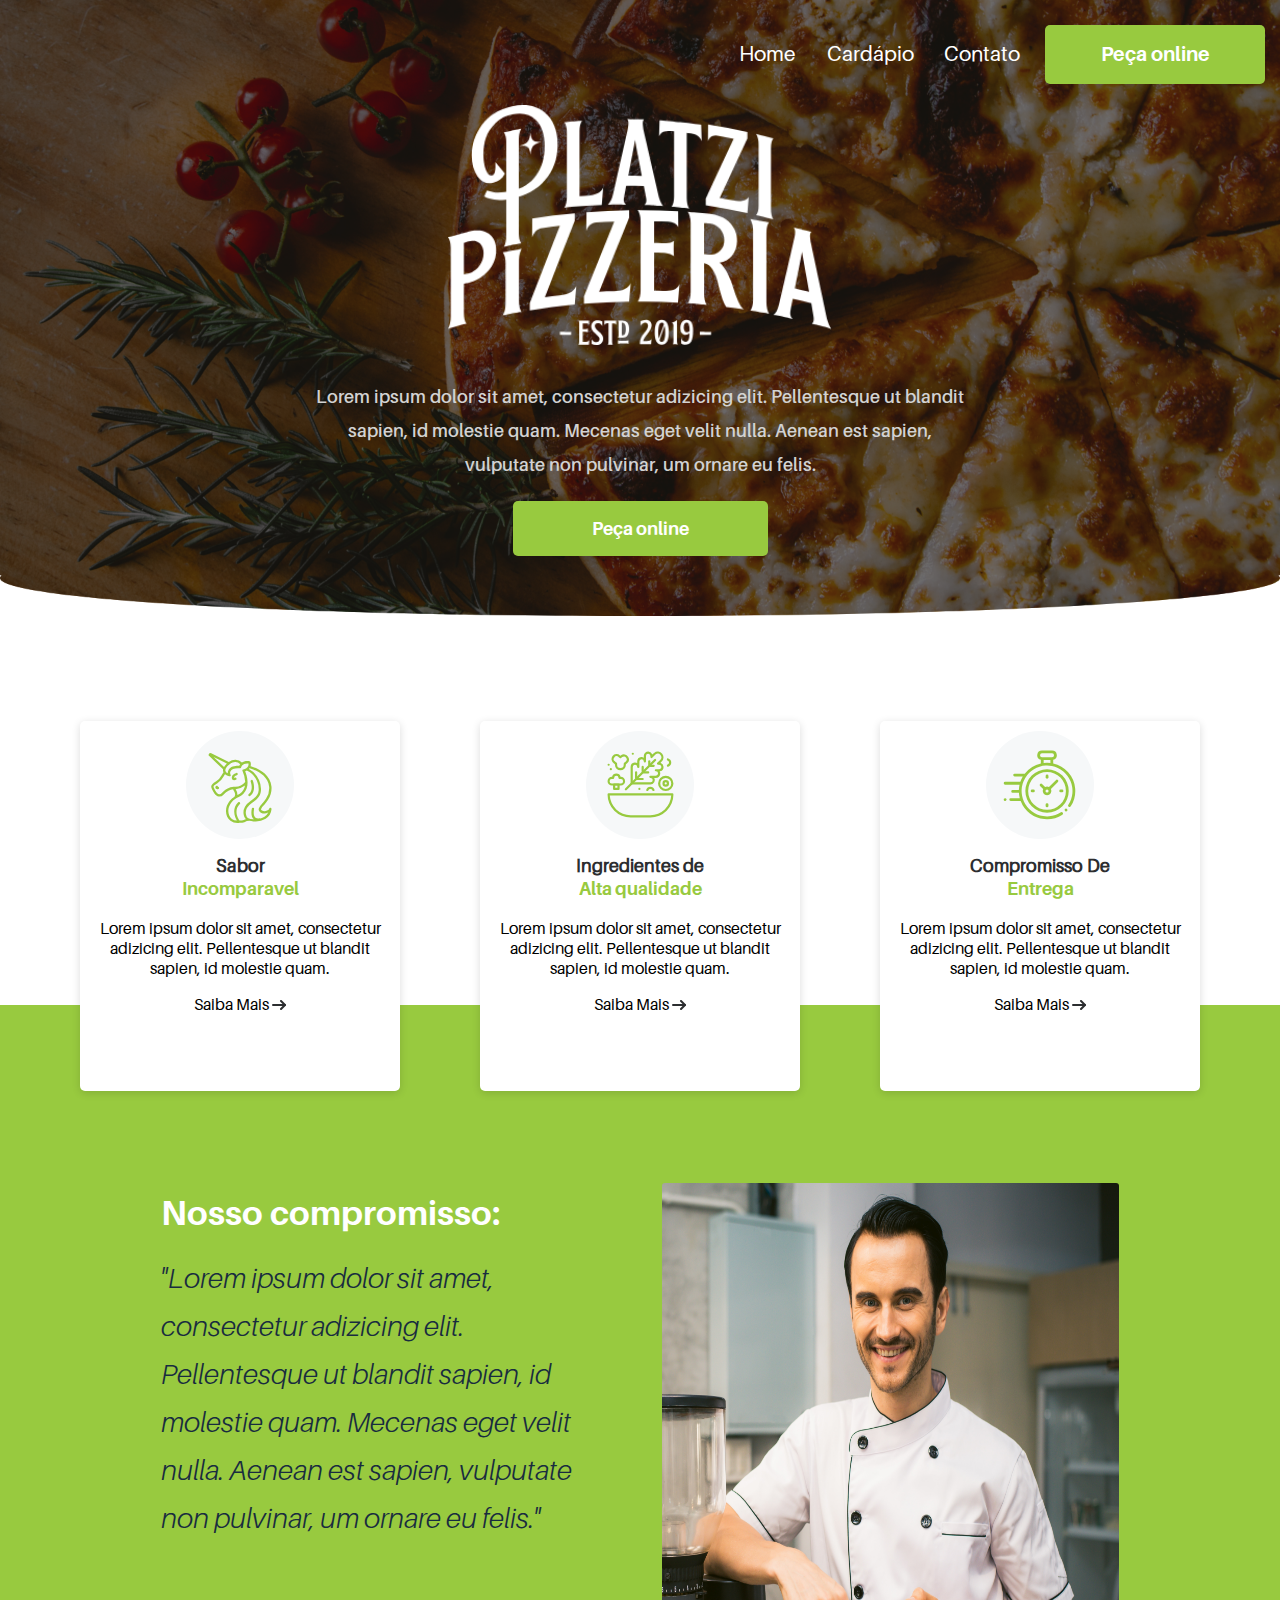
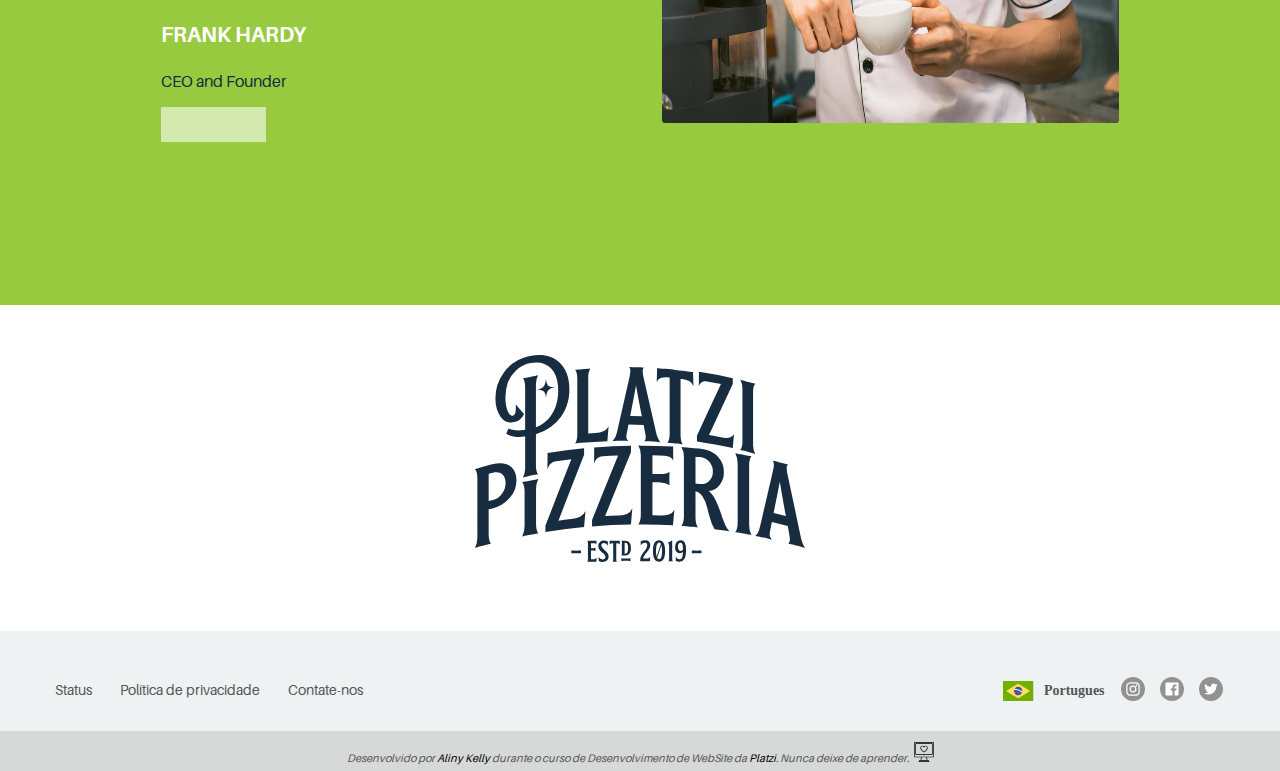
<file: index.html>
<!DOCTYPE html>
<html>

<head>
    <title>Platzi Pizzeria</title>
    <meta charset="UTF-8">
    <meta name="description"
        content="Pizzaria Platzi. Sabores incomparaveis, Ingredientes de alta qualidade e Compromisso de entrega.">
    <link href="public/css/styles.css" rel="stylesheet" />
</head>

<body id="home">
    <header>
        <!-- Menu superior -->
        <nav>
            <a href="index.html">Home</a>
            <a href="cardapio.html">Cardápio</a>
            <a href="contato.html">Contato</a>
            <a href="pedido.html" class="botao">Peça online</a>
        </nav>
    </header>

    <!-- Logo / texto / botão pedido -->
    <section id="logo">
        <img class="logomarca" src="public/img/logo.png" alt="logo" />
        <p class="texto-abaixo-logo">Lorem ipsum dolor sit amet, consectetur adizicing elit.
            Pellentesque ut blandit sapien, id molestie quam.
            Mecenas eget velit nulla.
            Aenean est sapien, vulputate non pulvinar, um ornare eu felis.</p>
        <a href="pedido.html" class="botao-logo">Peça online</a>
    </section>

    <!-- Tres blocos contendo os diferenciais -->
    <section id="diferenciais">
        <figure>
            <img src="public/img/ICON.svg" alt="sabores" />
            <h1 class="diferenciais-titulo">Sabor<br> <strong>Incomparavel</strong></h1>
            <p>Lorem ipsum dolor sit amet, consectetur adizicing elit.
                Pellentesque ut blandit sapien, id molestie quam.</p>
            <a href="saibamais.html" class="saiba-mais">Saiba Mais <img src="public/img/seta-direita.svg"
                    alt="setaDireita"></a>
        </figure>

        <figure>
            <img src="public/img/ICON-1.svg" alt="ingredientes" />
            <h1 class="diferenciais-titulo">Ingredientes de<br> <strong>Alta qualidade</strong></h1>
            <p>Lorem ipsum dolor sit amet, consectetur adizicing elit.
                Pellentesque ut blandit sapien, id molestie quam.</p>
            <a href="saibamais.html" class="saiba-mais">Saiba Mais <img src="public/img/seta-direita.svg"
                    alt="setaDireita"></a>
        </figure>

        <figure>
            <img src="public/img/ICON-2.svg" alt="compromisso" />
            <h1 class="diferenciais-titulo">Compromisso De<br> <strong>Entrega</strong></h1>
            <p>Lorem ipsum dolor sit amet, consectetur adizicing elit.
                Pellentesque ut blandit sapien, id molestie quam.</p>
            <a href="pedido.html" class="saiba-mais">Saiba Mais <img src="public/img/seta-direita.svg"
                    alt="setaDireita"></a>
        </figure>
    </section>

    <!-- Slider Show -->

    <section class="retangulo-depoimento">
        <figure id="depoimento-texto">
            <h1 class="nosso-compromisso">Nosso compromisso:</h1>
            <p class="texto-depoimento">"Lorem ipsum dolor sit amet, consectetur adizicing elit.
                Pellentesque ut blandit sapien, id molestie quam.
                Mecenas eget velit nulla.
                Aenean est sapien, vulputate non pulvinar, um ornare eu felis."</p>
            <p class="nome-pessoa">FRANK HARDY</p>
            <p class="profissao">CEO and Founder</p>
            <img class="barra-depoimento" src="public/img/barra.png" alt="imagem">
        </figure>

        <figure id="depoimento-foto">
            <img class="foto-depoimento" src="public/img/FOTO_DEPOIMENTO.jpg" alt="imagem do depoimento" />
        </figure>
    </section>


    <!-- Fim do Slider -->

    <!-- logo preta -->
    <section id="logo-preta">
        <img class="logomarca-preta" src="public/img/logo_preta.svg" alt="logo do site" />
    </section>

    <!-- rodapé do  site -->
    <footer>
        <section id="footer-esquerda">
            <a href=" ">Status</a>
            <a href="politicas.html">Política de privacidade</a>
            <a href="contato.html">Contate-nos</a>
        </section>

        <section id="footer-direita">
            <img src="public/img/bandeira-brasil.svg"
                alt="imagem da bandeira do Brasil, informando que o site está no idioma português brasileiro." />
            <a href="http://instagram.com" target="_blank"> <img class="icones-social" src="public/img/Instagram_1.svg"
                    alt="imagem do link para o instagram" />
            </a>
            <a href="http://facebook.com" target="_blank"> <img class="icones-social" src="public/img/Facebook_1.svg"
                    alt="imagem do link para o facebook" />
            </a>
            <a href="http://twitter.com" target="_blank"> <img class="icones-social" src="public/img/Twitter_1.svg"
                    alt="imagem do link para o twitter" /> </a>
        </section>
    </footer>

    <section class="autor">
        <p>Desenvolvido por <a href="https://github.com/alinykelly" target="_blank">Aliny Kelly</a> durante o curso de
            Desenvolvimento de WebSite da <a href="https://platzi.com.br/" target="_blank">Platzi</a>. Nunca deixe de aprender. <img
                id="coracao" src="public/img/heart.svg" alt="icone de coração"></p>

    </section>

</body>

</html>
</file>
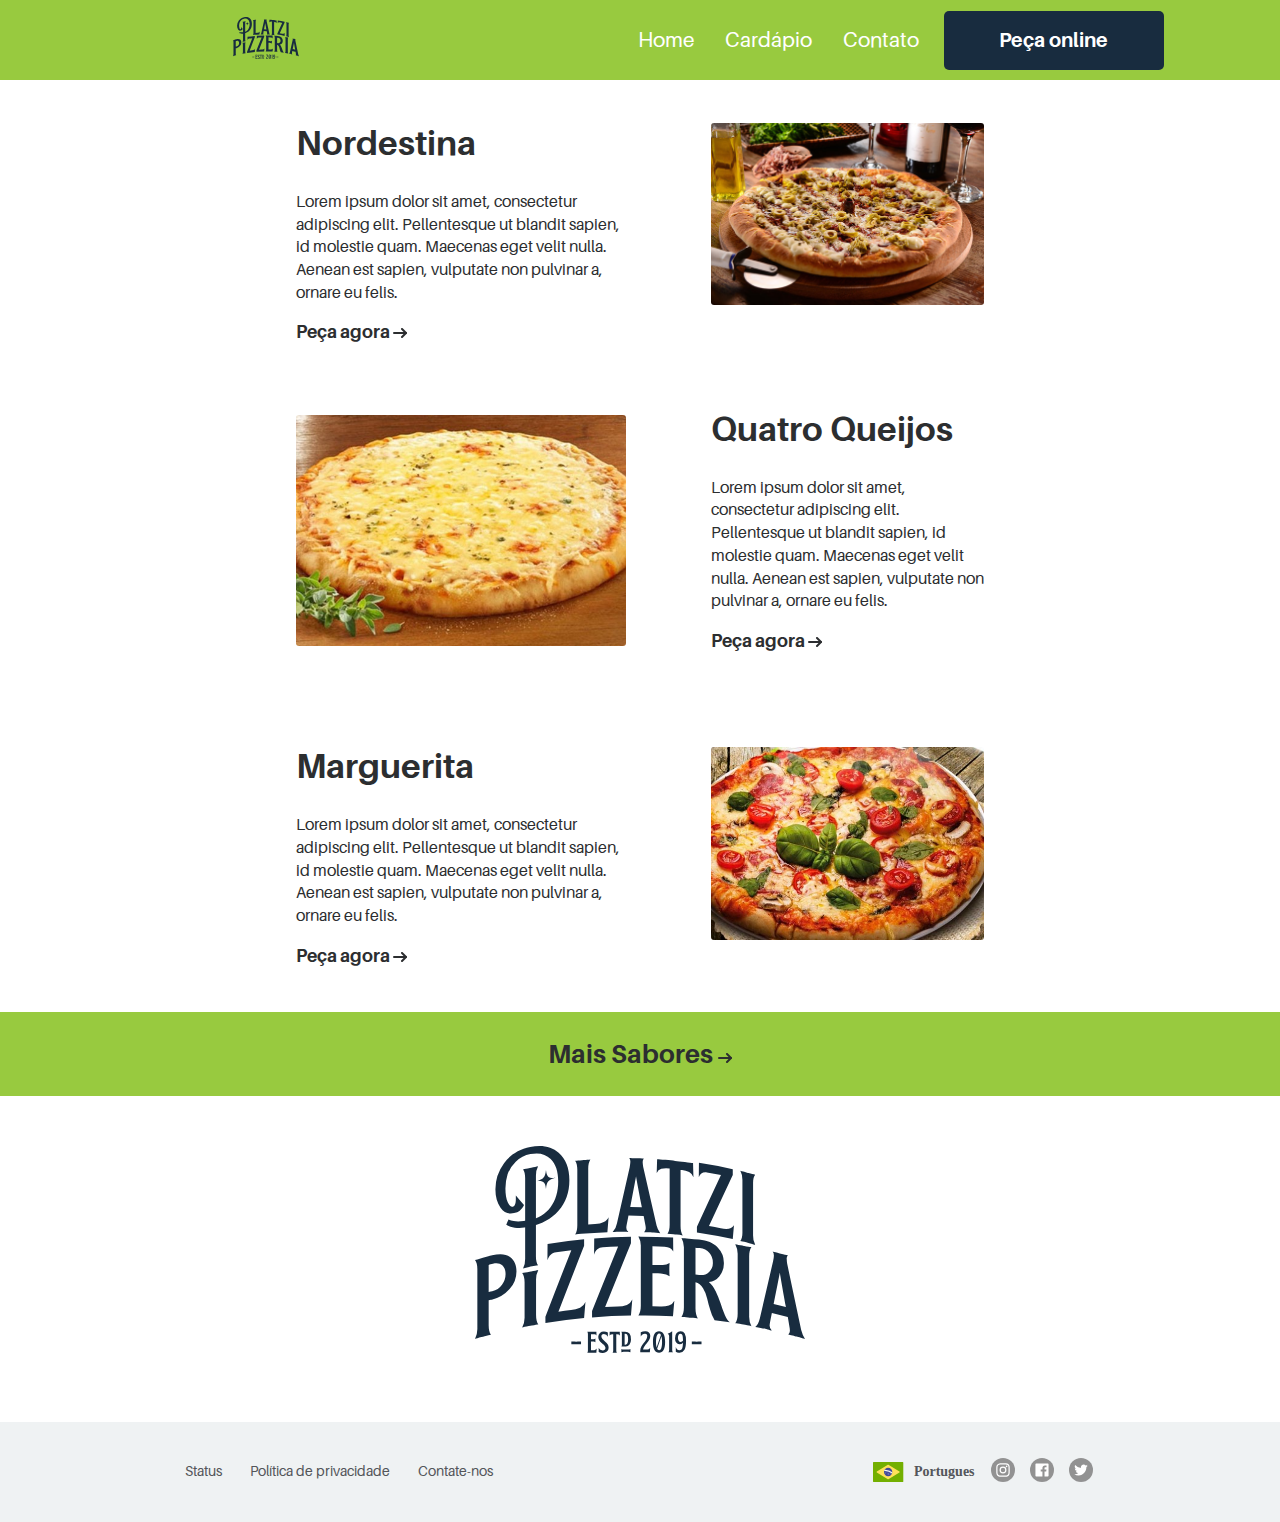
<file: cardapio.html>
<!DOCTYPE html>
<html>

<head>
    <title>Platzi Pizzeria</title>
    <meta charset="UTF-8">
    <meta name="description"
        content="Pizzaria Platzi. Sabores incomparaveis, Ingredientes de alta qualidade e Compromisso de entrega.">
    <link href="public/css/stylecardapios.css" rel="stylesheet" />
</head>

<body>
    <header id="header-menor">
        <section id="header-esquerda">
            <img src="public/img/logo_preta.svg" />
        </section>

        <nav id="header-direita">
            <a href="index.html">Home</a>
            <a href="cardapio.html">Cardápio</a>
            <a href="contato.html">Contato</a>
            <a href="pedido.html" class="botao-escuro">Peça online</a>
        </nav>
    </header>

    <!-- GRID -->

    <section id="receitas">
        <figure class="receita-1-1">
            <h1 class="titulo-receitas">Nordestina</h1>
            <p class="paragrafo-receitas">Lorem ipsum dolor sit amet, consectetur adipiscing elit.
                Pellentesque ut blandit sapien, id molestie quam.
                Maecenas eget velit nulla. Aenean est sapien,
                vulputate non pulvinar a, ornare eu felis.</p>
            <a class="link-receitas" href="pedido.html"> Peça agora <img src="public/img/seta-direita.svg"
                    alt="setaDireita"></a>
        </figure>
        <figure class="receita-1-2">
            <img src="public/img/pizza-nordestina.jpg" alt="Pizza" class="imagem-pizza">
        </figure>

        <figure class="receita-2-2">
            <h1 class="titulo-receitas">Quatro Queijos</h1>
            <p class="paragrafo-receitas">Lorem ipsum dolor sit amet, consectetur adipiscing elit.
                Pellentesque ut blandit sapien, id molestie quam.
                Maecenas eget velit nulla. Aenean est sapien,
                vulputate non pulvinar a, ornare eu felis.</p>
            <a class="link-receitas" href="pedido.html"> Peça agora <img src="public/img/seta-direita.svg"
                    alt="setaDireita"></a>
        </figure>
        <figure class="receita-2-1">
            <img src="public/img/quatroqueijos.jpg" alt="Pizza" class="imagem-pizza">
        </figure>

        <figure class="receita-3-3">
            <h1 class="titulo-receitas">Marguerita</h1>
            <p class="paragrafo-receitas">Lorem ipsum dolor sit amet, consectetur adipiscing elit.
                Pellentesque ut blandit sapien, id molestie quam.
                Maecenas eget velit nulla. Aenean est sapien,
                vulputate non pulvinar a, ornare eu felis.</p>
            <a class="link-receitas" href="pedido.html"> Peça agora <img src="public/img/seta-direita.svg"
                    alt="setaDireita"></a>
        </figure>
        <figure class="receita-3-2">
            <img src="public/img/marguerita.jpg" alt="Pizza" class="imagem-pizza">
        </figure>

    </section>

    <!-- Link Mais Sabores -->
    <section class="retangulo-mais-sabores">
        <a href="maissabores.html" class="mais-sabores">Mais Sabores <img src="public/img/seta-direita.svg"
                alt="setaDireita"></a>
    </section>

    <!-- logo preta -->
    <section id="logo-preta">
        <img class="logomarca-preta" src="public/img/logo_preta.svg" />
    </section>

    <!-- rodapé do  site -->
    <footer>

        <section id="footer-esquerda">
            <a href=" ">Status</a>
            <a href="politicas.html">Política de privacidade</a>
            <a href="contato.html">Contate-nos</a>
        </section>

        <section id="footer-direita">
            <img src="public/img/bandeira-brasil.svg" />
            <a href="http://instagram.com" target="_blank"> <img class="icones-social"
                    src="public/img/Instagram_1.svg" /> </a>
            <a href="http://facebook.com" target="_blank"> <img class="icones-social" src="public/img/Facebook_1.svg" />
            </a>
            <a href="http://twitter.com" target="_blank"> <img class="icones-social" src="public/img/Twitter_1.svg" />
            </a>
        </section>

    </footer>

</body>

</html>
</file>
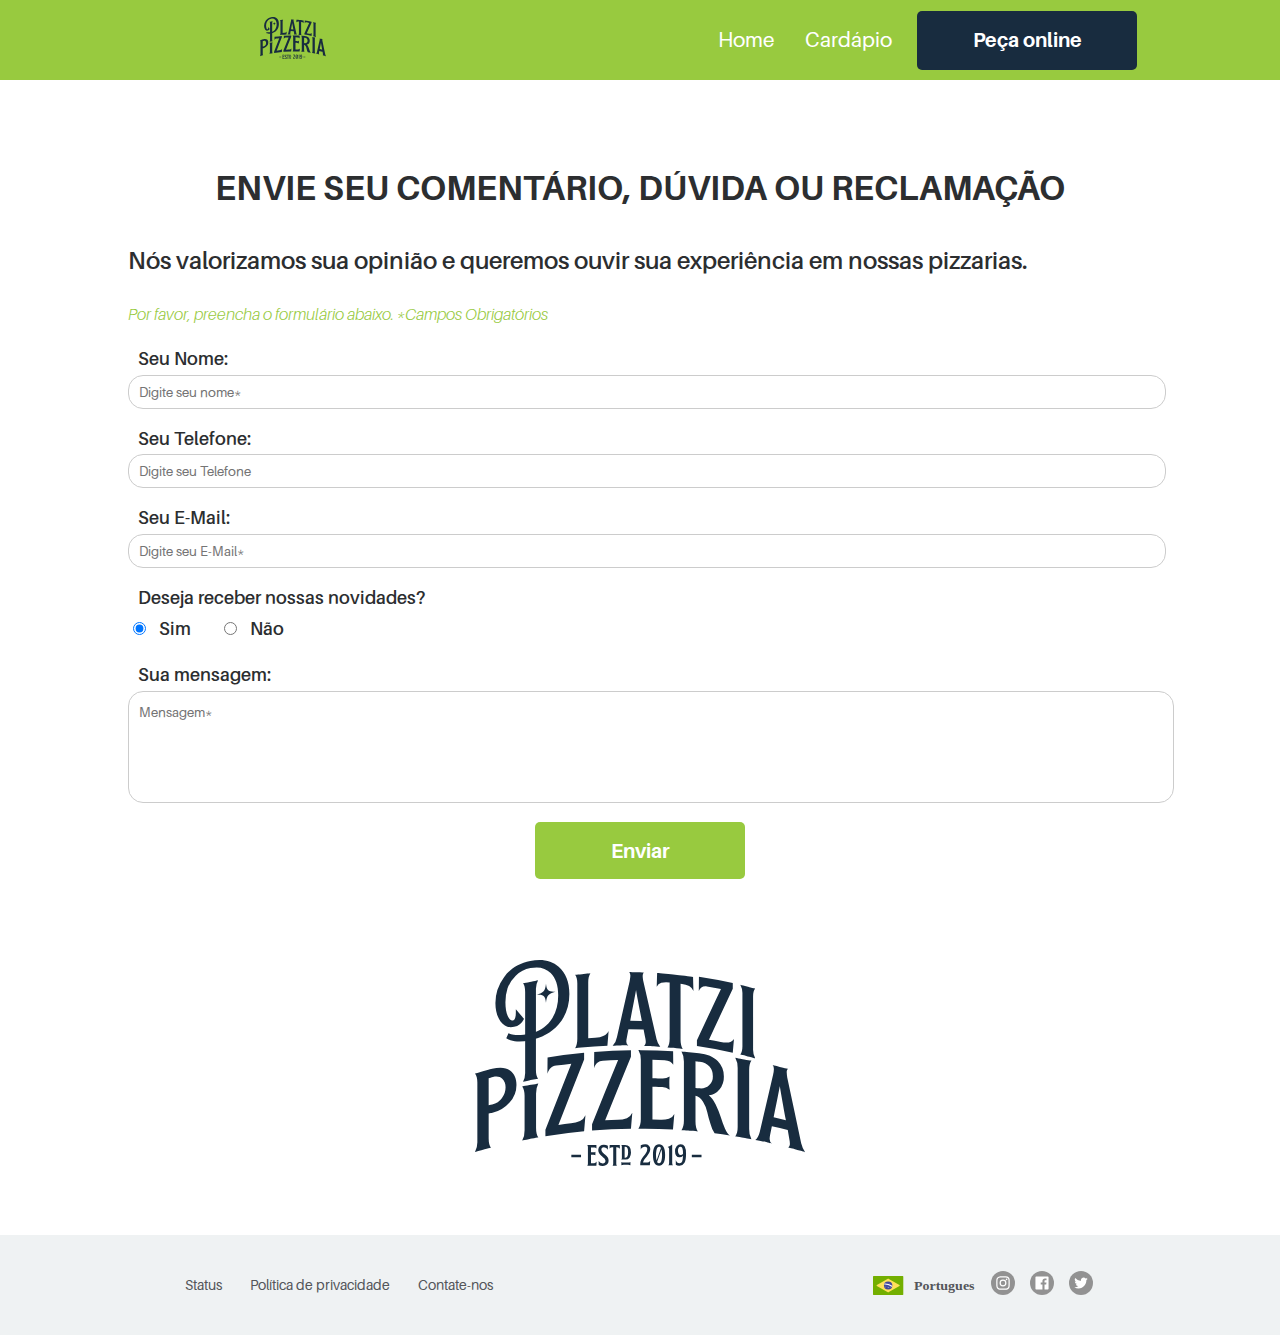
<file: contato.html>
<!DOCTYPE html>
<html>

<head>
    <title>Platzi Pizzeria</title>
    <meta charset="UTF-8">
    <meta name="description"
        content="Pizzaria Platzi. Sabores incomparaveis, Ingredientes de alta qualidade e Compromisso de entrega.">
    <link href="public/css/styleoutras.css" rel="stylesheet" />
</head>

<body>
    <header id="header-menor">
        <section id="header-esquerda">
            <img src="public/img/logo_preta.svg" />
        </section>

        <nav id="header-direita">
            <a href="index.html">Home</a>
            <a href="cardapio.html">Cardápio</a>
            <a href="pedido.html" class="botao-escuro">Peça online</a>
        </nav>
    </header>

    <!-- Formulario de contato -->

    <form class="formulario" method="post">
        <h1> ENVIE SEU COMENTÁRIO, DÚVIDA OU RECLAMAÇÃO</h1>
        <h2>Nós valorizamos sua opinião e queremos ouvir sua experiência em nossas pizzarias. </h2>
        <p>Por favor, preencha o formulário abaixo. *Campos Obrigatórios</p>

        <div class="field">
            <label for="nome">Seu Nome:</label>
            <input type="text" id="nome" name="nome" placeholder="Digite seu nome*" required>
        </div>

        <div class="field">
            <label for="telefone">Seu Telefone:</label>
            <input type="text" id="telefone" name="telefone" placeholder="Digite seu Telefone">
        </div>

        <div class="field">
            <label for="email">Seu E-Mail:</label>
            <input type="email" id="email" name="email" placeholder="Digite seu E-Mail*" required>
        </div>
        <div class="field radiobox">
            <span>Deseja receber nossas novidades?</span>
            <input type="radio" name="novidades" id="sim" value="sim" checked><label for="sim">Sim</label>
            <input type="radio" name="novidades" id="nao" value="nao"><label for="nao">Não</label>
        </div>
        <div class="field">
            <label for="mensagem">Sua mensagem:</label>
            <textarea name="mensagem" id="mensagem" placeholder="Mensagem*" required></textarea>
        </div>

        <input type="submit" name="acao" value="Enviar">
    </form>

    <!-- logo preta -->
    <section id="logo-preta">
        <img class="logomarca-preta" src="public/img/logo_preta.svg" />
    </section>

    <!-- rodapé do  site -->
    <footer>

        <section id="footer-esquerda">
            <a href=" ">Status</a>
            <a href="politicas.html">Política de privacidade</a>
            <a href="contato.html">Contate-nos</a>
        </section>

        <section id="footer-direita">
            <img src="public/img/bandeira-brasil.svg" />
            <a href="http://instagram.com" target="_blank"> <img class="icones-social"
                    src="public/img/Instagram_1.svg" />
            </a>
            <a href="http://facebook.com" target="_blank"> <img class="icones-social" src="public/img/Facebook_1.svg" />
            </a>
            <a href="http://twitter.com" target="_blank"> <img class="icones-social" src="public/img/Twitter_1.svg" />
            </a>
        </section>

    </footer>

</body>

</html>
</file>
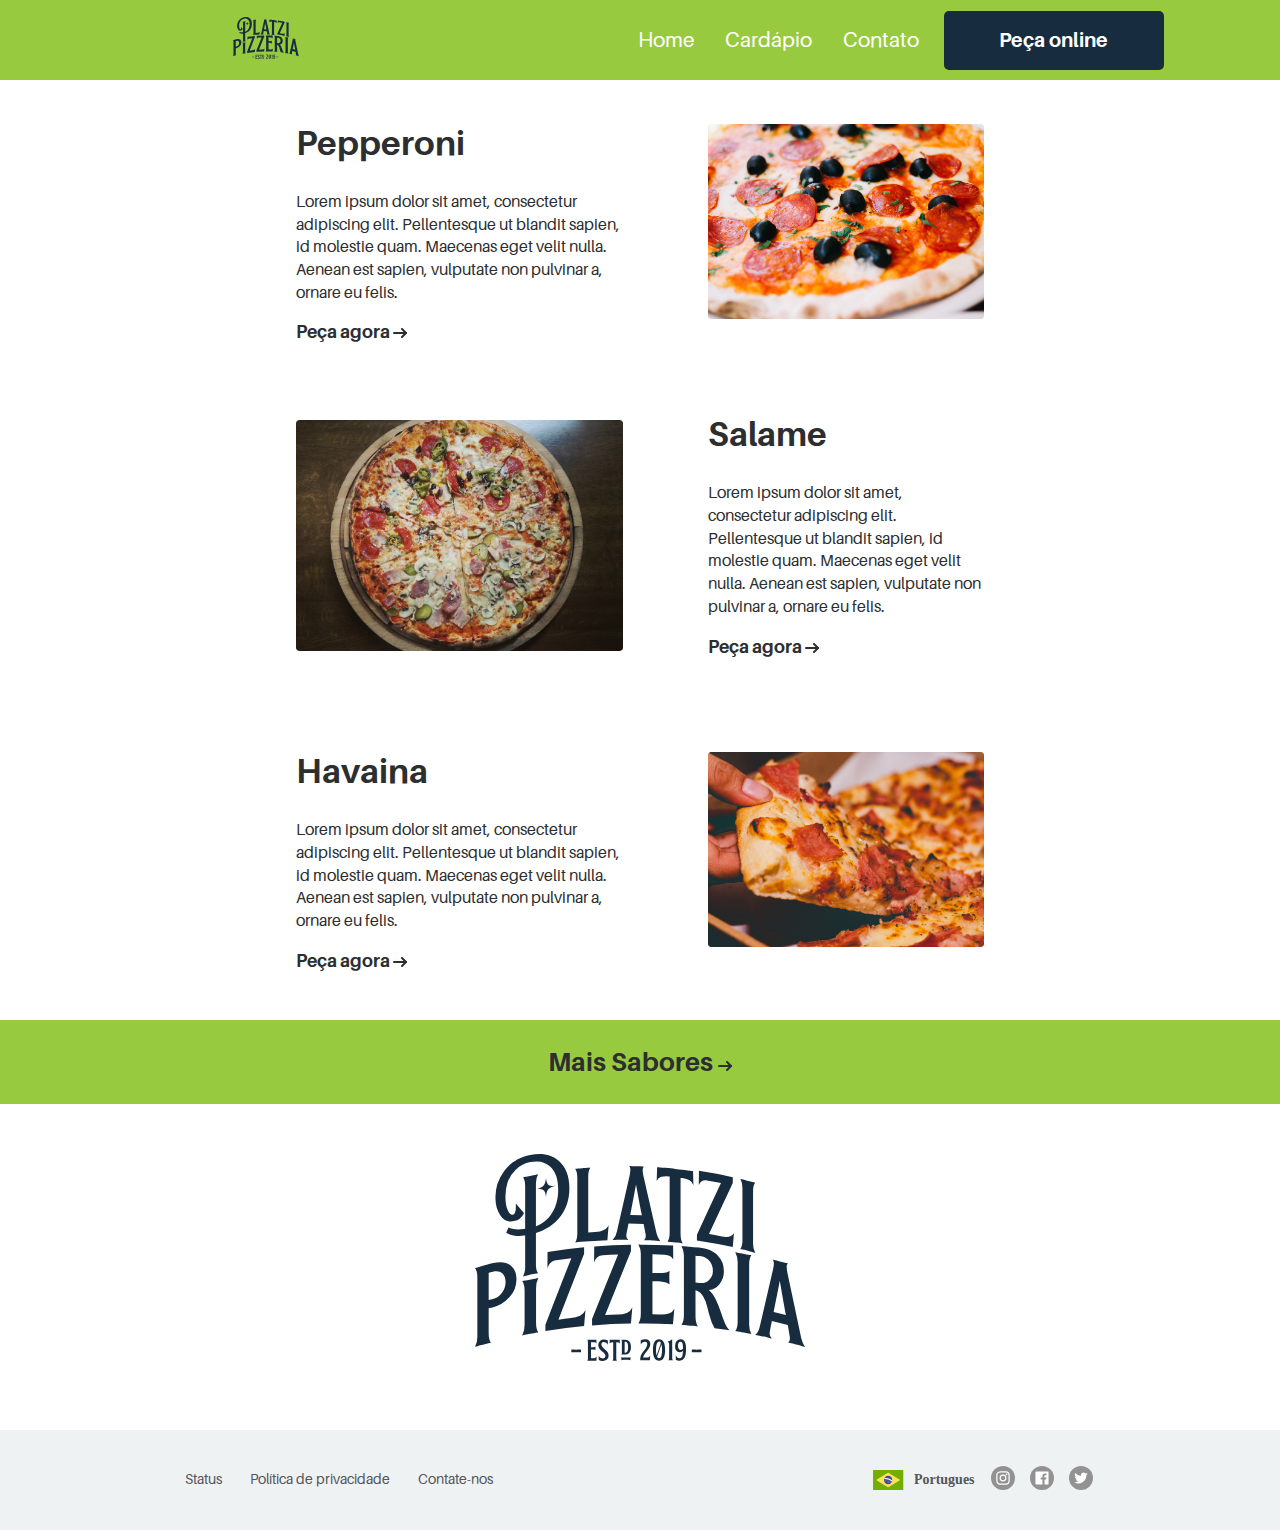
<file: maissabores.html>
<!DOCTYPE html>
<html>

<head>
    <title>Platzi Pizzeria</title>
    <meta charset="UTF-8">
    <meta name="description"
        content="Pizzaria Platzi. Sabores incomparaveis, Ingredientes de alta qualidade e Compromisso de entrega.">
    <link href="public/css/stylecardapios.css" rel="stylesheet" />
</head>

<body>
    <header id="header-menor">
        <section id="header-esquerda">
            <img src="public/img/logo_preta.svg" />
        </section>

        <nav id="header-direita">
            <a href="index.html">Home</a>
            <a href="cardapio.html">Cardápio</a>
            <a href="contato.html">Contato</a>
            <a href="pedido.html" class="botao-escuro">Peça online</a>
        </nav>
    </header>

    <!-- GRID -->

    <section id="receitas">
        <figure class="receita-1-1">
            <h1 class="titulo-receitas">Pepperoni</h1>
            <p class="paragrafo-receitas">Lorem ipsum dolor sit amet, consectetur adipiscing elit.
                Pellentesque ut blandit sapien, id molestie quam.
                Maecenas eget velit nulla. Aenean est sapien,
                vulputate non pulvinar a, ornare eu felis.</p>
            <a class="link-receitas" href="pedido.html"> Peça agora <img src="public/img/seta-direita.svg"
                    alt="setaDireita"></a>
        </figure>
        <figure class="receita-1-2">
            <img src="public/img/pepperoni.png" alt="Pizza" class="imagem-pizza">
        </figure>

        <figure class="receita-2-2">
            <h1 class="titulo-receitas">Salame</h1>
            <p class="paragrafo-receitas">Lorem ipsum dolor sit amet, consectetur adipiscing elit.
                Pellentesque ut blandit sapien, id molestie quam.
                Maecenas eget velit nulla. Aenean est sapien,
                vulputate non pulvinar a, ornare eu felis.</p>
            <a class="link-receitas" href="pedido.html"> Peça agora <img src="public/img/seta-direita.svg"
                    alt="setaDireita"></a>
        </figure>
        <figure class="receita-2-1">
            <img src="public/img/salame.png" alt="Pizza" class="imagem-pizza">
        </figure>

        <figure class="receita-3-3">
            <h1 class="titulo-receitas">Havaina</h1>
            <p class="paragrafo-receitas">Lorem ipsum dolor sit amet, consectetur adipiscing elit.
                Pellentesque ut blandit sapien, id molestie quam.
                Maecenas eget velit nulla. Aenean est sapien,
                vulputate non pulvinar a, ornare eu felis.</p>
            <a class="link-receitas" href="pedido.html"> Peça agora <img src="public/img/seta-direita.svg"
                    alt="setaDireita"></a>
        </figure>
        <figure class="receita-3-2">
            <img src="public/img/havaiana.png" alt="Pizza" class="imagem-pizza">
        </figure>

    </section>

    <!-- Link Mais Sabores -->
    <section class="retangulo-mais-sabores">
        <a href="cardapio.html" class="mais-sabores">Mais Sabores <img src="public/img/seta-direita.svg"
                alt="setaDireita"></a>
    </section>

    <!-- logo preta -->
    <section id="logo-preta">
        <img class="logomarca-preta" src="public/img/logo_preta.svg" />
    </section>

    <!-- rodapé do  site -->
    <footer>

        <section id="footer-esquerda">
            <a href=" ">Status</a>
            <a href="politicas.html">Política de privacidade</a>
            <a href="contato.html">Contate-nos</a>
        </section>

        <section id="footer-direita">
            <img src="public/img/bandeira-brasil.svg" />
            <a href="http://instagram.com" target="_blank"> <img class="icones-social"
                    src="public/img/Instagram_1.svg" /> </a>
            <a href="http://facebook.com" target="_blank"> <img class="icones-social" src="public/img/Facebook_1.svg" />
            </a>
            <a href="http://twitter.com" target="_blank"> <img class="icones-social" src="public/img/Twitter_1.svg" />
            </a>
        </section>

    </footer>

</body>

</html>
</file>
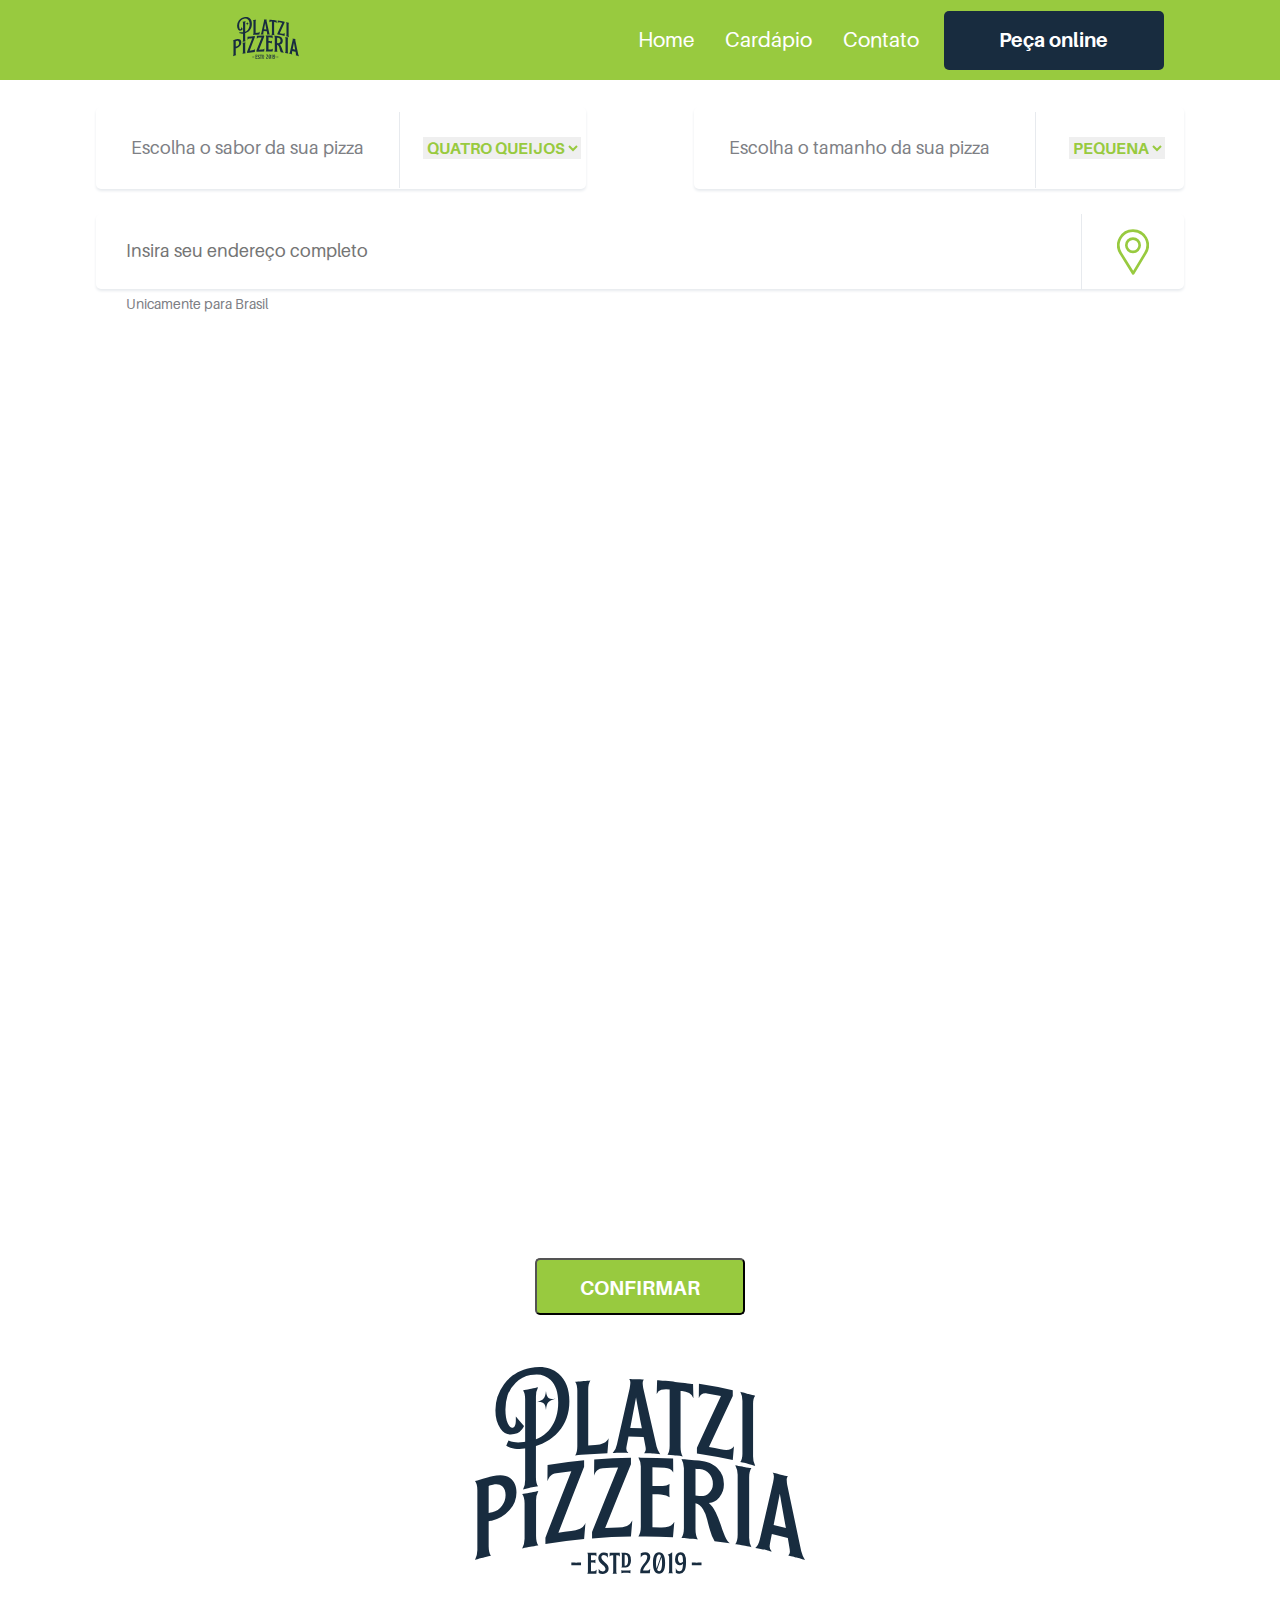
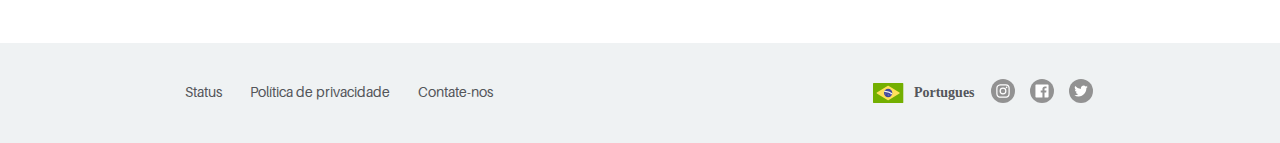
<file: pedido.html>
<!DOCTYPE html>
<html>

<head>
    <title>Platzi Pizzeria</title>
    <meta charset="UTF-8">
    <meta name="description"
        content="Pizzaria Platzi. Sabores incomparaveis, Ingredientes de alta qualidade e Compromisso de entrega.">
    <link href="public/css/stylepedido.css" rel="stylesheet" />
</head>

<body>
    <header id="header-menor">
        <section id="header-esquerda">
            <img src="public/img/logo_preta.svg" />
        </section>

        <nav id="header-direita">
            <a href="index.html">Home</a>
            <a href="cardapio.html">Cardápio</a>
            <a href="contato.html">Contato</a>
            <a href="pedido.html" class="botao-escuro">Peça online</a>
        </nav>
    </header>

    <!-- Formulario -->
    <form method="POST" id="formPedido" action="mailto:">
        <fieldset id="menu-sabor-tamanho">

            <div class="menu-sabor">
                <label class="menu-escolhaS" for="sabor">Escolha o sabor da sua pizza</label>
                <select id="sabor" name="sabor">
                    <option value="1">PEPERONI</option>
                    <option value="2">SALAME</option>
                    <option value="3">HAVAIANA</option>
                    <option value="4">NORDESTINA</option>
                    <option value="5" selected>QUATRO QUEIJOS</option>
                    <option value="6">MARGUERITA</option>
                </select>
            </div>

            <div class="menu-tamanho">
                <label class="menu-escolhaT" for="tamanho">Escolha o tamanho da sua pizza</label>
                <select id="tamanho" name="tamanho">
                    <option value="1">PEQUENA</option>
                    <option value="2">MÉDIA</option>
                    <option value="3">GRANDE</option>
                </select>
            </div>

        </fieldset>

        <fieldset id="endereco">
            <div class="input-group">
                <p><input type="text" name="textoEndereco" id="campoEndereco"
                        placeholder="Insira seu endereço completo"></input>
                    <span class="input-group-addon"><img id="imagem-pin" src="public/img/pin.svg" /> </span>
                </p>
            </div>
        </fieldset>

        <fieldset id="unicamente">
            <p class="help-block">Unicamente para Brasil</p>
        </fieldset>

        <fieldset id="mapa">
            <iframe
                src="https://www.google.com/maps/embed?pb=!1m18!1m12!1m3!1d835.9879550888608!2d-74.05753597306352!3d4.656122329967218!2m3!1f0!2f0!3f0!3m2!1i1024!2i768!4f13.1!3m3!1m2!1s0x8e3f9a4333a1a275%3A0x91a59c01b85e3f59!2sPlatzi!5e0!3m2!1spt-BR!2sbr!4v1579132262466!5m2!1spt-BR!2sbr"
                width="100%" height="883" frameborder="0" style="border:0;" allowfullscreen=""></iframe>
        </fieldset>

        <fieldset id="confirmar">
            <p><button class="botao-confirmar" type="submit" name="submit">CONFIRMAR</button></p>
        </fieldset>
    </form>
    <!-- Fim do formulario -->


    <!-- logo preta -->
    <section id="logo-preta">
        <img class="logomarca-preta" src="public/img/logo_preta.svg" />
    </section>

    <!-- rodapé do  site -->
    <footer>

        <section id="footer-esquerda">
            <a href=" ">Status</a>
            <a href="politicas.html">Política de privacidade</a>
            <a href="contato.html">Contate-nos</a>
        </section>

        <section id="footer-direita">
            <img src="public/img/bandeira-brasil.svg" />
            <a href="http://instagram.com" target="_blank"> <img class="icones-social"
                    src="public/img/Instagram_1.svg" />
            </a>
            <a href="http://facebook.com" target="_blank"> <img class="icones-social" src="public/img/Facebook_1.svg" />
            </a>
            <a href="http://twitter.com" target="_blank"> <img class="icones-social" src="public/img/Twitter_1.svg" />
            </a>
        </section>

    </footer>

</body>

</html>
</file>
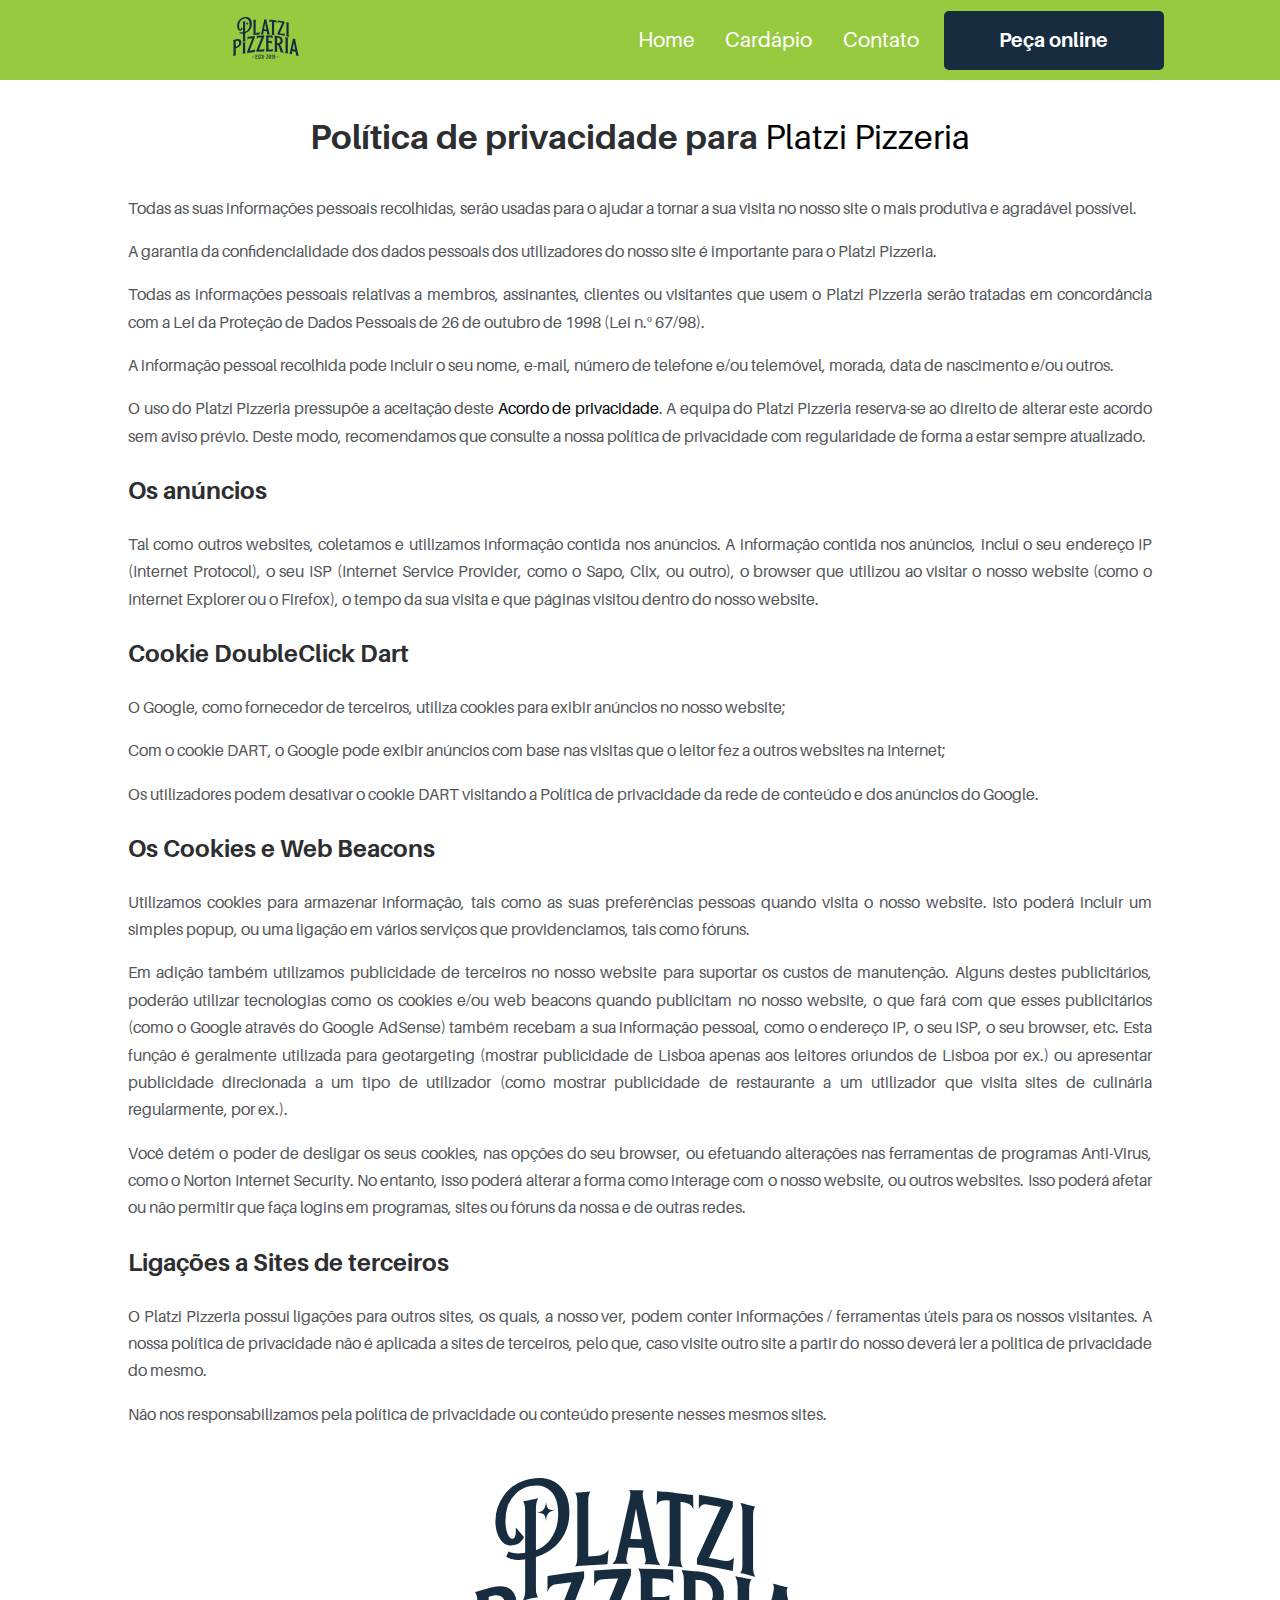
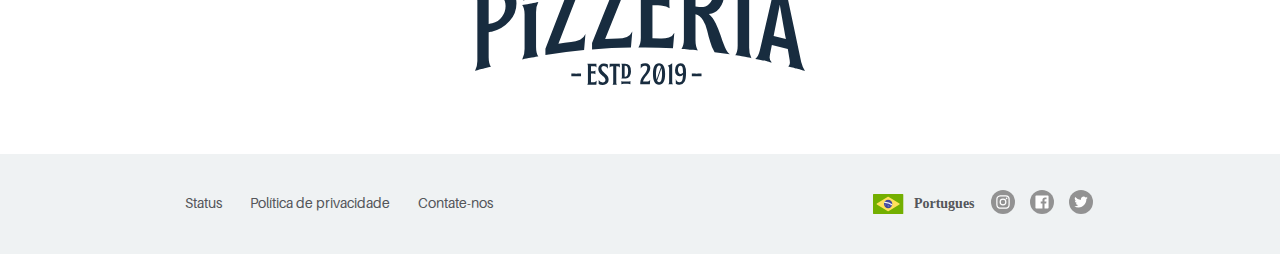
<file: politicas.html>
<!DOCTYPE html>
<html>

<head>
    <title>Platzi Pizzeria</title>
    <meta charset="UTF-8">
    <meta name="description"
        content="Pizzaria Platzi. Sabores incomparaveis, Ingredientes de alta qualidade e Compromisso de entrega.">
    <link href="public/css/styleoutras.css" rel="stylesheet" />
</head>

<body>
    <header id="header-menor">
        <section id="header-esquerda">
            <img src="public/img/logo_preta.svg" />
        </section>

        <nav id="header-direita">
            <a href="index.html">Home</a>
            <a href="cardapio.html">Cardápio</a>
            <a href="contato.html">Contato</a>
            <a href="pedido.html" class="botao-escuro">Peça online</a>
        </nav>
    </header>

    <!-- Texto Politicas de Privacidade -->
    <section class="politica">
        <h2 id="titulo-politica">Política de privacidade para <a href='http://platzipizzeria.com'>Platzi Pizzeria</a>
        </h2>
        <p>Todas as suas informações pessoais recolhidas, serão usadas para o ajudar a tornar a sua visita no nosso site
            o
            mais produtiva e agradável possível.</p>
        <p>A garantia da confidencialidade dos dados pessoais dos utilizadores do nosso site é importante para o Platzi
            Pizzeria.</p>
        <p>Todas as informações pessoais relativas a membros, assinantes, clientes ou visitantes que usem o Platzi
            Pizzeria
            serão tratadas em concordância com a Lei da Proteção de Dados Pessoais de 26 de outubro de 1998 (Lei n.º
            67/98).
        </p>
        <p>A informação pessoal recolhida pode incluir o seu nome, e-mail, número de telefone e/ou telemóvel, morada,
            data
            de nascimento e/ou outros.</p>
        <p>O uso do Platzi Pizzeria pressupõe a aceitação deste <a href='http://www.politicaprivacidade.com'
                title='acordo de privacidade'>Acordo de privacidade</a>. A equipa do Platzi Pizzeria reserva-se ao
            direito
            de alterar este acordo sem aviso prévio. Deste modo, recomendamos que consulte a nossa política de
            privacidade
            com regularidade de forma a estar sempre atualizado.</p>

        <h2>Os anúncios</h2>
        <p>Tal como outros websites, coletamos e utilizamos informação contida nos anúncios. A informação contida nos
            anúncios, inclui o seu endereço IP (Internet Protocol), o seu ISP (Internet Service Provider, como o Sapo,
            Clix,
            ou outro), o browser que utilizou ao visitar o nosso website (como o Internet Explorer ou o Firefox), o
            tempo da
            sua visita e que páginas visitou dentro do nosso website.</p>

        <h2>Cookie DoubleClick Dart</h2>
        <p>O Google, como fornecedor de terceiros, utiliza cookies para exibir anúncios no nosso website;</p>
        <p>Com o cookie DART, o Google pode exibir anúncios com base nas visitas que o leitor fez a outros websites na
            Internet;</p>
        <p>Os utilizadores podem desativar o cookie DART visitando a Política de privacidade da rede de conteúdo e dos
            anúncios do Google.</p>

        <h2>Os Cookies e Web Beacons</h2>
        <p>Utilizamos cookies para armazenar informação, tais como as suas preferências pessoas quando visita o nosso
            website. Isto poderá incluir um simples popup, ou uma ligação em vários serviços que providenciamos, tais
            como
            fóruns.</p>
        <p>Em adição também utilizamos publicidade de terceiros no nosso website para suportar os custos de manutenção.
            Alguns destes publicitários, poderão utilizar tecnologias como os cookies e/ou web beacons quando publicitam
            no
            nosso website, o que fará com que esses publicitários (como o Google através do Google AdSense) também
            recebam a
            sua informação pessoal, como o endereço IP, o seu ISP, o seu browser, etc. Esta função é geralmente
            utilizada
            para geotargeting (mostrar publicidade de Lisboa apenas aos leitores oriundos de Lisboa por ex.) ou
            apresentar
            publicidade direcionada a um tipo de utilizador (como mostrar publicidade de restaurante a um utilizador que
            visita sites de culinária regularmente, por ex.).</p>
        <p>Você detém o poder de desligar os seus cookies, nas opções do seu browser, ou efetuando alterações nas
            ferramentas de programas Anti-Virus, como o Norton Internet Security. No entanto, isso poderá alterar a
            forma
            como interage com o nosso website, ou outros websites. Isso poderá afetar ou não permitir que faça logins em
            programas, sites ou fóruns da nossa e de outras redes.</p>

        <h2>Ligações a Sites de terceiros</h2>
        <p>O Platzi Pizzeria possui ligações para outros sites, os quais, a nosso ver, podem conter informações /
            ferramentas úteis para os nossos visitantes. A nossa política de privacidade não é aplicada a sites de
            terceiros, pelo que, caso visite outro site a partir do nosso deverá ler a politica de privacidade do mesmo.
        </p>
        <p>Não nos responsabilizamos pela política de privacidade ou conteúdo presente nesses mesmos sites.</p>
    </section>


    <!-- logo preta -->
    <section id="logo-preta">
        <img class="logomarca-preta" src="public/img/logo_preta.svg" />
    </section>

    <!-- rodapé do  site -->
    <footer>

        <section id="footer-esquerda">
            <a href=" ">Status</a>
            <a href="politicas.html">Política de privacidade</a>
            <a href="contato.html">Contate-nos</a>
        </section>

        <section id="footer-direita">
            <img src="public/img/bandeira-brasil.svg" />
            <a href="http://instagram.com" target="_blank"> <img class="icones-social"
                    src="public/img/Instagram_1.svg" />
            </a>
            <a href="http://facebook.com" target="_blank"> <img class="icones-social" src="public/img/Facebook_1.svg" />
            </a>
            <a href="http://twitter.com" target="_blank"> <img class="icones-social" src="public/img/Twitter_1.svg" />
            </a>
        </section>

    </footer>

</body>

</html>
</file>
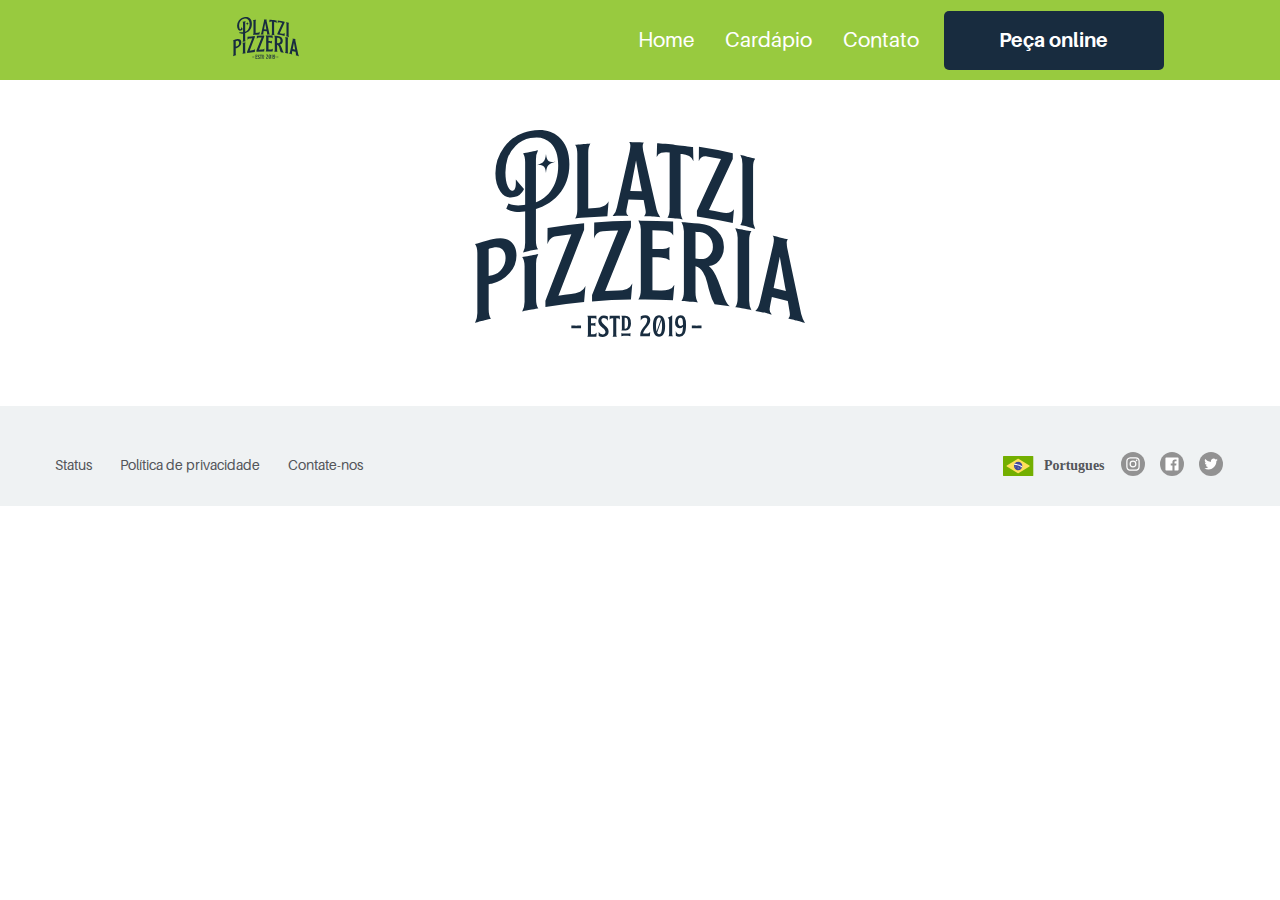
<file: saibamais.html>
<!DOCTYPE html>
<html>

<head>
    <title>Platzi Pizzeria</title>
    <meta charset="UTF-8">
    <meta name="description"
        content="Pizzaria Platzi. Sabores incomparaveis, Ingredientes de alta qualidade e Compromisso de entrega.">
    <link href="public/css/styles.css" rel="stylesheet" />
</head>

<body>
    <header id="header-menor">
        <section id="header-esquerda">
            <img src="public/img/logo_preta.svg" />
        </section>

        <nav id="header-direita">
            <a href="index.html">Home</a>
            <a href="cardapio.html">Cardápio</a>
            <a href="contato.html">Contato</a>
            <a href="pedido.html" class="botao-escuro">Peça online</a>
        </nav>
    </header>



    <!-- logo preta -->
    <section id="logo-preta">
        <img class="logomarca-preta" src="public/img/logo_preta.svg" />
    </section>

    <!-- rodapé do  site -->
    <footer>

        <section id="footer-esquerda">
            <a href=" ">Status</a>
            <a href="politicas.html">Política de privacidade</a>
            <a href="contato.html">Contate-nos</a>
        </section>

        <section id="footer-direita">
            <img src="public/img/bandeira-brasil.svg" />
            <a href="http://instagram.com" target="_blank"> <img class="icones-social"
                    src="public/img/Instagram_1.svg" /> </a>
            <a href="http://facebook.com" target="_blank"> <img class="icones-social" src="public/img/Facebook_1.svg" />
            </a>
            <a href="http://twitter.com" target="_blank"> <img class="icones-social" src="public/img/Twitter_1.svg" />
            </a>
        </section>

    </footer>

</body>

</html>
</file>
<file: public/css/styles.css>
@media only screen and (max-width: 600px) {}

@font-face {
    font-family: "Aileron Regular";
    font-style: normal;
    font-weight: normal;
    src: local(Aileron), url('../font/aileron-regular.otf') format('woff');
}

@font-face {
    font-family: "Aileron Italic";
    font-style: normal;
    font-weight: normal;
    src: local(Aileron), url('../font/aileron-italic.otf') format('woff');
}

@font-face {
    font-family: "Aileron Thin";
    font-style: normal;
    font-weight: normal;
    src: local(Aileron), url('../font/Aileron-Thin.otf') format('woff');
}

@font-face {
    font-family: "Aileron UltraLight";
    font-style: normal;
    font-weight: normal;
    src: local(Aileron), url('../font/Aileron-UltraLight.otf') format('woff');
}

@font-face {
    font-family: "Aileron ThinItalic";
    font-style: normal;
    font-weight: normal;
    src: local(Aileron), url('../font/aileron-thinitalic.otf') format('woff');
}

@font-face {
    font-family: "Aileron UltraLightItalic";
    font-style: normal;
    font-weight: normal;
    src: local(Aileron), url('../font/aileron-ultralightitalic.otf') format('woff');
}

@font-face {
    font-family: "Aileron Light";
    font-style: normal;
    font-weight: normal;
    src: local(Aileron), url('../font/aileron-light.otf') format('woff');
}

@font-face {
    font-family: "Aileron LightItalic";
    font-style: normal;
    font-weight: normal;
    src: local(Aileron), url('../font/aileron-lightitalic.otf') format('woff');
}

@font-face {
    font-family: "Aileron SemiBold";
    font-style: normal;
    font-weight: normal;
    src: local(Aileron), url('../font/Aileron-SemiBold.otf') format('woff');
}

@font-face {
    font-family: "Aileron SemiBoldItalic";
    font-style: normal;
    font-weight: normal;
    src: local(Aileron), url('../font/Aileron-SemiBoldItalic.otf') format('woff');
}

@font-face {
    font-family: "Aileron Bold";
    font-style: normal;
    font-weight: normal;
    src: local(Aileron), url('../font/aileron-bold.otf') format('woff');
}

@font-face {
    font-family: "Aileron BoldItalic";
    font-style: normal;
    font-weight: normal;
    src: local(Aileron), url('../font/aileron-bolditalic.otf') format('woff');
}

@font-face {
    font-family: "Aileron Black";
    font-style: normal;
    font-weight: normal;
    src: local(Aileron), url('../font/aileron-black.otf') format('woff');
}

@font-face {
    font-family: "Aileron Heavy";
    font-style: normal;
    font-weight: normal;
    src: local(Aileron), url('../font/aileron-heavy.otf') format('woff');
}

@font-face {
    font-family: "Aileron BlackItalic";
    font-style: normal;
    font-weight: normal;
    src: local(Aileron), url('../font/aileron-blackitalic.otf') format('woff');
}

@font-face {
    font-family: "Aileron HeavyItalic";
    font-style: normal;
    font-weight: normal;
    src: local(Aileron), url('../font/aileron-heavyitalic.otf') format('woff');
}

* {
    font-family: Aileron Regular;
}

body{
    margin: 0;
    padding: 0px;
}

#home {
    background-image: url("../img/fundo.png");
    background-repeat: no-repeat;
    background-position: right top;
    background-size: 100%;
}

.botao {
    background: #98ca3f;
    border-radius: 5px;
    width: 210px;
    height: 57px;
    color: #ffffff;
    display: inline-block;
    font: normal normal 20px/57px "Aileron Bold", sans-serif;
    text-align: center;
}

.botao-escuro {
    background: #182C3F;
    border-radius: 5px;
    width: 210px;
    height: 57px;
    color: #ffffff;
    display: inline-block;
    font: normal normal 20px/57px "Aileron Bold", sans-serif;
    text-align: center;
}

.botao-logo {
    background: #98ca3f;
    border-radius: 5px;
    width: 255px;
    height: 55px;
    color: #ffffff;
    display: inline-block;
    font: normal normal 18px/55px "Aileron Bold", sans-serif;
    text-align:center;
}

header>nav {
    float: right;
    /*width: 457px;
    height: 57px;
    margin-right: 100px;*/
    font-family: "Airelon Regular";
    font-size: 21px;
}

header>nav>a {
    text-decoration: none;
    color: white;
    padding: 1px 5px;
    margin-right: 15px;
}

a {
    color: black;
    text-decoration: none;
}

header>nav>a:hover:after {
    width: 49.3px;
    height: 0;
    border: solid 3px #ffffff;
}

header {
    margin-top: 25px;
    height: 80px;
}

section {
    text-align: center;
}

.logomarca {
    width: 30%;
   /* width: 368px;
    height: 231px;
    margin-bottom: 10px;*/
}

section>figure {
    float: left;
}

#diferenciais>figure {
    width: 300px;
    height: 350px;
    border-radius: 5px;
    box-shadow: 0 2px 9px 0 rgba(0, 0, 0, 0.14);
    background-color: #ffffff;
    padding: 10px;
}

.retangulo-depoimento {
    width: 100%;
    height: 900px; /*1070px tamanho do design*/
    background-color: #98ca3f;
    display: flex;
    align-content: center;
    justify-content: center;
    align-items: center;
}

.retangulo-mais-sabores{
    width: 100%;
    height: 84px;
    margin-top: 25px;
    margin-bottom: 25px;
    background-color: #98ca3f;
    display: flex;
    align-content: center;
    justify-content: center;
    align-items: center;
}

.mais-sabores{
    font-family: "Aileron Bold";
    font-size: 26px;
    font-weight: 300;
    font-style: normal;
    font-stretch: normal;
    line-height: 1.71;
    letter-spacing: normal;
    text-align: center;
    color: #2C2E30;
}

.mais-sabores:hover{
    border-bottom: 3px solid #ffffff;
}


.foto-depoimento {
    width: 456.49px;
    height: 540.42px;
    border-radius: 3px;
    /*float: right;*/
}

/*Retangulo do design*/
.barra-depoimento{
    float: left;
}

.texto-depoimento {
    width: 421px;
    height: 340px;
    font-family: "Aileron LightItalic";
    font-size: 28px;
    font-weight: 300;
    font-style: normal;
    font-stretch: normal;
    line-height: 1.71;
    letter-spacing: normal;
    text-align: left;
    color: #182c3f;
}

/*Botões do slideshow*/
.slider-seletor-ativo {
    width: 78.8px;
    height: 9.2px;
    border-radius: 5.5px;
    background-color: #182c3f;
}

.slider-seletor-inativo {
    width: 78.8px;
    height: 9.2px;
    border-radius: 5.5px;
    background-color: #ffffff;
}
/*fim dos botoes slideshow*/

footer {
    font-family: "Aileron Bold";
    font-size: 14px;
    font-weight: normal;
    font-style: normal;
    font-stretch: normal;
    line-height: 1.21;
    letter-spacing: normal;
    color: #54565A;
    display: flex;
    align-items: center;
    height: 100px;
    width: 100%;    
    background-color: #EFF2F3;
}

footer>section>a{
    color: #54565A;
}

.nosso-compromisso {
    height: 36px;/*Utilizei o auto*/
    font-family: "Aileron Bold";
    font-size: 34px;
    font-weight: normal;
    font-style: normal;
    font-stretch: normal;
    line-height: 1.35;
    letter-spacing: normal;
    text-align: left;
    color: #ffffff;
    /*margin-bottom: 90px;*/
}

.nome-pessoa {
    width: 147px;
    height: 28px;
    font-family: "Aileron Bold";
    font-size: 21px;
    font-weight: normal;
    font-style: normal;
    font-stretch: normal;
    line-height: 1.19;
    letter-spacing: normal;
    text-align: left;
    color: #ffffff;
}

.profissao {
    height: 20px;
    font-family: "Aileron Regular";
    font-size: 16px;
    font-weight: normal;
    font-style: normal;
    font-stretch: normal;
    line-height: 1.25;
    letter-spacing: normal;
    text-align: left;
    color: #182c3f;
}

.texto-abaixo-logo {
    width: 665px;
    height: 109px;
    font-family: "Aileron SemiBold";
    font-size: 18px;
    font-weight: 600;
    font-style: normal;
    font-stretch: normal;
    line-height: 1.89;
    letter-spacing: normal;
    text-align: center;
    color: #d2d2d2;
    margin: auto;
}

.diferenciais-titulo strong {
    width: 158px;
    height: 63px;
    font-family: "Aileron Bold";
    font-size: 18px;/*Tamanho do design*/
    font-weight: normal;
    font-style: normal;
    font-stretch: normal;
    line-height: 1.42;
    letter-spacing: normal;
    text-align: center;
    color: #98ca3f;
}

.diferenciais-titulo {
    color: #2c2e30;
    font-size: 18px;/*Tamanho do design*/
}

.saiba-mais:hover:after {
    width: 133.9px;
    height: 0;
    border: solid 3px #98ca3f;
}

section#logo {    
    height: 600px; /*utilizei 670px*/
    line-height: 5;
    /*margin-top: 40px;
    margin-left: auto;
    margin-right: auto;
    align-items: center;
    width: auto;*/    
}

section#diferenciais {
    width: 100%;
    height: 300px;
    display: flex;
    align-content: center;
    align-self: center;
    justify-content: center;
}

#logo-preta{
    margin-top: 50px;    
    margin-right: center;
    margin-bottom: 65px;
    margin-left: center;
}

.logomarca-preta{
    width: 329.7px;
    height: 206.9px;
}

#depoimento-texto {
    text-align: left;
}

#fino {
    background: none;
}

#header-menor {
    margin-top: 0px;
    background-color: #98ca3f;
    display: flex;
    flex-direction: row;
    align-items: center;
}

#header-menor>section>img {
    width: 20%;
}

section#footer-direita {
    float: right;
    margin: 60px 50px 40px auto;
    /*margin-left: 200px;
    margin-top: 15px;
    height: 37px;*/
}

section#footer-direita>a {
    padding: 1px 5px;
    margin-right: 2px;
}

.icones-social{
    width:24px;
    height:24px;
}

section#footer-esquerda {
    float: left;    
    margin: 60px auto 40px 50px;
    /*margin-right: 200px;
    margin-top: 15px;
    height: 37px;*/
}

section#footer-esquerda>a {
    padding: 1px 5px;
    margin-right: 15px;   
}

.imagem-pizza {
    width: 80%;
    border-radius: 2px;
    /*margin-top: 10%;
    margin-bottom: 10%;*/
}

#receitas {
    display: grid;
    width: 60%;
    margin: auto;
    text-align: left;
}

.titulo-receitas {
    font-family: "Aileron Bold";
    font-size: 34px;
    font-weight: normal;
    font-style: normal;
    font-stretch: normal;
    line-height: 1.42;
    letter-spacing: normal;
    text-align: left;
    color: #2C2E30;
}

.paragrafo-receitas {
    font-family: "Aileron Regular";
    font-size: 16px;
    font-weight: normal;
    font-style: normal;
    font-stretch: normal;
    line-height: 1.42;
    letter-spacing: normal;
    text-align: left;
    color: #2C2E30;
}

.link-receitas {
    font-family: "Aileron Bold";
    font-size: 18px;
    font-weight: normal;
    font-style: normal;
    font-stretch: normal;
    line-height: 1.42;
    letter-spacing: normal;
    text-align: left;
    color: #2C2E30;
    padding-bottom: 2px;
}

#receitas>figure {
    height: 200px;
}

.receita-1-1 {
    grid-row: 1;
    grid-column: 1;
}

.receita-1-2 {
    grid-row: 1;
    grid-column: 2;
}

.receita-2-1 {
    grid-row: 2;
    grid-column: 1;
}

.receita-2-2 {
    grid-row: 2;
    grid-column: 2;   
}

.receita-3-1 {
    grid-row: 3;
    grid-column: 1;
}

.receita-3-2 {
    grid-row: 3;
    grid-column: 2;
}

#header-direita {
    margin: auto;
}

#header-direita>a:hover{
    border-bottom: 2px solid #ffffff;
}

#header-esquerda {
    margin: auto;
}

a:hover {
    border-bottom: 2px solid #98ca3f;
}

.autor{
    font-family: "Aileron Regular";
    font-size: 11px;
    font-weight: normal;
    font-style: italic;
    font-stretch: normal;
    text-align: center;
    line-height: 1.21;
    letter-spacing: normal;
    color: #54565A;
    background-color: rgb(215, 216, 216);
    height: 40px;
    width: 100%;
    margin: 0 auto;
    display: flex;
    justify-content: center;
    align-content: center;
}

#coracao{
    width: 20px;
    height: 20px;
    padding-left: 3px;
}
</file>
<file: public/css/stylecardapios.css>
@media only screen and (max-width: 600px) {}

@font-face {
    font-family: "Aileron Regular";
    font-style: normal;
    font-weight: normal;
    src: local(Aileron), url('../font/aileron-regular.otf') format('woff');
}

@font-face {
    font-family: "Aileron Italic";
    font-style: normal;
    font-weight: normal;
    src: local(Aileron), url('../font/aileron-italic.otf') format('woff');
}

@font-face {
    font-family: "Aileron Thin";
    font-style: normal;
    font-weight: normal;
    src: local(Aileron), url('../font/Aileron-Thin.otf') format('woff');
}

@font-face {
    font-family: "Aileron UltraLight";
    font-style: normal;
    font-weight: normal;
    src: local(Aileron), url('../font/Aileron-UltraLight.otf') format('woff');
}

@font-face {
    font-family: "Aileron ThinItalic";
    font-style: normal;
    font-weight: normal;
    src: local(Aileron), url('../font/aileron-thinitalic.otf') format('woff');
}

@font-face {
    font-family: "Aileron UltraLightItalic";
    font-style: normal;
    font-weight: normal;
    src: local(Aileron), url('../font/aileron-ultralightitalic.otf') format('woff');
}

@font-face {
    font-family: "Aileron Light";
    font-style: normal;
    font-weight: normal;
    src: local(Aileron), url('../font/aileron-light.otf') format('woff');
}

@font-face {
    font-family: "Aileron LightItalic";
    font-style: normal;
    font-weight: normal;
    src: local(Aileron), url('../font/aileron-lightitalic.otf') format('woff');
}

@font-face {
    font-family: "Aileron SemiBold";
    font-style: normal;
    font-weight: normal;
    src: local(Aileron), url('../font/Aileron-SemiBold.otf') format('woff');
}

@font-face {
    font-family: "Aileron SemiBoldItalic";
    font-style: normal;
    font-weight: normal;
    src: local(Aileron), url('../font/Aileron-SemiBoldItalic.otf') format('woff');
}

@font-face {
    font-family: "Aileron Bold";
    font-style: normal;
    font-weight: normal;
    src: local(Aileron), url('../font/aileron-bold.otf') format('woff');
}

@font-face {
    font-family: "Aileron BoldItalic";
    font-style: normal;
    font-weight: normal;
    src: local(Aileron), url('../font/aileron-bolditalic.otf') format('woff');
}

@font-face {
    font-family: "Aileron Black";
    font-style: normal;
    font-weight: normal;
    src: local(Aileron), url('../font/aileron-black.otf') format('woff');
}

@font-face {
    font-family: "Aileron Heavy";
    font-style: normal;
    font-weight: normal;
    src: local(Aileron), url('../font/aileron-heavy.otf') format('woff');
}

@font-face {
    font-family: "Aileron BlackItalic";
    font-style: normal;
    font-weight: normal;
    src: local(Aileron), url('../font/aileron-blackitalic.otf') format('woff');
}

@font-face {
    font-family: "Aileron HeavyItalic";
    font-style: normal;
    font-weight: normal;
    src: local(Aileron), url('../font/aileron-heavyitalic.otf') format('woff');
}

* {
    font-family: Aileron Regular;
}

body{
    margin: 0;
}

.botao {
    background: #98ca3f;
    border-radius: 5px;
    width: 210px;
    height: 57px;
    color: #ffffff;
    display: inline-block;
    font: normal normal 20px/57px "Aileron Bold", sans-serif;
    text-align: center;
}

.botao-escuro {
    background: #182C3F;
    border-radius: 5px;
    width: 210px;
    height: 57px;
    color: #ffffff;
    display: inline-block;
    font: normal normal 20px/57px "Aileron Bold", sans-serif;
    text-align: center;
}

header>nav {
    float: right;
    /*width: 457px;
    height: 57px;
    margin-right: 100px;*/
    font-family: "Airelon Regular";
    font-size: 21px;
}

header>nav>a {
    text-decoration: none;
    color: white;
    padding: 1px 5px;
    margin-right: 15px;
}

a {
    color: black;
    text-decoration: none;
}

header>nav>a:hover:after {
    width: 49.3px;
    height: 0;
    border: solid 3px #ffffff;
}

header {
    margin-top: 25px;
    height: 80px;
}

section {
    text-align: center;
}

.logomarca {
    width: 30%;
   /* width: 368px;
    height: 231px;
    margin-bottom: 10px;*/
}

section>figure {
    float: left;
}

.retangulo-mais-sabores{
    width: 100%;
    height: 84px;
    margin-top: 25px;
    margin-bottom: 25px;
    background-color: #98ca3f;
    display: flex;
    align-content: center;
    justify-content: center;
    align-items: center;
}

.mais-sabores{
    font-family: "Aileron Bold";
    font-size: 26px;
    font-weight: 300;
    font-style: normal;
    font-stretch: normal;
    line-height: 1.71;
    letter-spacing: normal;
    text-align: center;
    color: #2C2E30;
}

.mais-sabores:hover{
    border-bottom: 3px solid #ffffff;
}

footer {
    font-family: "Aileron Bold";
    font-size: 14px;
    font-weight: normal;
    font-style: normal;
    font-stretch: normal;
    line-height: 1.21;
    letter-spacing: normal;
    color: #54565A;
    display: flex;
    align-items: center;    
    height: 100px;
    width: 100%;    
    background-color: #EFF2F3;
    /*justify-content: center;*/
}

footer>section>a{
    color: #54565A;
}

.saiba-mais:hover:after {
    width: 133.9px;
    height: 0;
    border: solid 3px #98ca3f;
}

#logo-preta{
    margin-top: 50px;    
    margin-right: center;
    margin-bottom: 65px;
    margin-left: center;
}

.logomarca-preta{
    width: 329.7px;
    height: 206.9px;
}

#fino {
    background: none;
}

#header-menor {
    margin-top: 0px;
    background-color: #98ca3f;
    display: flex;
    flex-direction: row;
    align-items: center;
}

#header-menor>section>img {
    width: 20%;
}

section#footer-direita {
    float: right;
    margin: auto;
    /*margin-left: 200px;
    margin-top: 15px;
    height: 37px;*/
}

section#footer-direita>a {
    padding: 1px 5px;
    margin-right: 2px;
}

.icones-social{
    width:24px;
    height:24px;
}

section#footer-esquerda {
    float: left;    
    margin: auto;
    /*margin-right: 200px;
    margin-top: 15px;
    height: 37px;*/
}

section#footer-esquerda>a {
    padding: 1px 5px;
    margin-right: 15px;
   
}

.imagem-pizza {  
    width: 100%;  
    border-radius: 3px;
    margin-top: 10%;
    margin-bottom: 10%;
}

#receitas {
    display: grid;
    width: 60%;
    margin: 0 auto;
    text-align: left;
    grid-gap: 5px;

}

.titulo-receitas {
    font-family: "Aileron Bold";
    font-size: 34px;
    font-weight: normal;
    font-style: normal;
    font-stretch: normal;
    line-height: 1.42;
    letter-spacing: normal;
    text-align: left;
    color: #2C2E30;
}

.paragrafo-receitas {
    font-family: "Aileron Regular";
    font-size: 16px;
    font-weight: normal;
    font-style: normal;
    font-stretch: normal;
    line-height: 1.42;
    letter-spacing: normal;
    text-align: left;
    color: #2C2E30;
}

.link-receitas {
    font-family: "Aileron Bold";
    font-size: 18px;
    font-weight: normal;
    font-style: normal;
    font-stretch: normal;
    line-height: 1.42;
    letter-spacing: normal;
    text-align: left;
    color: #2C2E30;
    padding-bottom: 2px;
}

/*#receitas>figure {
    height: auto;
}*/

.receita-1-1 {
    grid-row: 1;
    grid-column: 1;
}

.receita-1-2 {
    grid-row: 1;
    grid-column: 2;
}

.receita-2-1 {
    grid-row: 2;
    grid-column: 1;
}

.receita-2-2 {
    grid-row: 2;
    grid-column: 2;   
}

.receita-3-1 {
    grid-row: 3;
    grid-column: 1;
}

.receita-3-2 {
    grid-row: 3;
    grid-column: 2;
}

#header-direita {
    margin: auto;
}

#header-direita>a:hover{
    border-bottom: 2px solid #ffffff;
}

#header-esquerda {
    margin: auto;
}

a:hover {
    border-bottom: 2px solid #98ca3f;
}
</file>
<file: public/css/styleoutras.css>
@media only screen and (max-width: 600px) {}

@font-face {
    font-family: "Aileron Regular";
    font-style: normal;
    font-weight: normal;
    src: local(Aileron), url('../font/aileron-regular.otf') format('woff');
}

@font-face {
    font-family: "Aileron Italic";
    font-style: normal;
    font-weight: normal;
    src: local(Aileron), url('../font/aileron-italic.otf') format('woff');
}

@font-face {
    font-family: "Aileron Thin";
    font-style: normal;
    font-weight: normal;
    src: local(Aileron), url('../font/Aileron-Thin.otf') format('woff');
}

@font-face {
    font-family: "Aileron UltraLight";
    font-style: normal;
    font-weight: normal;
    src: local(Aileron), url('../font/Aileron-UltraLight.otf') format('woff');
}

@font-face {
    font-family: "Aileron ThinItalic";
    font-style: normal;
    font-weight: normal;
    src: local(Aileron), url('../font/aileron-thinitalic.otf') format('woff');
}

@font-face {
    font-family: "Aileron UltraLightItalic";
    font-style: normal;
    font-weight: normal;
    src: local(Aileron), url('../font/aileron-ultralightitalic.otf') format('woff');
}

@font-face {
    font-family: "Aileron Light";
    font-style: normal;
    font-weight: normal;
    src: local(Aileron), url('../font/aileron-light.otf') format('woff');
}

@font-face {
    font-family: "Aileron LightItalic";
    font-style: normal;
    font-weight: normal;
    src: local(Aileron), url('../font/aileron-lightitalic.otf') format('woff');
}

@font-face {
    font-family: "Aileron SemiBold";
    font-style: normal;
    font-weight: normal;
    src: local(Aileron), url('../font/Aileron-SemiBold.otf') format('woff');
}

@font-face {
    font-family: "Aileron SemiBoldItalic";
    font-style: normal;
    font-weight: normal;
    src: local(Aileron), url('../font/Aileron-SemiBoldItalic.otf') format('woff');
}

@font-face {
    font-family: "Aileron Bold";
    font-style: normal;
    font-weight: normal;
    src: local(Aileron), url('../font/aileron-bold.otf') format('woff');
}

@font-face {
    font-family: "Aileron BoldItalic";
    font-style: normal;
    font-weight: normal;
    src: local(Aileron), url('../font/aileron-bolditalic.otf') format('woff');
}

@font-face {
    font-family: "Aileron Black";
    font-style: normal;
    font-weight: normal;
    src: local(Aileron), url('../font/aileron-black.otf') format('woff');
}

@font-face {
    font-family: "Aileron Heavy";
    font-style: normal;
    font-weight: normal;
    src: local(Aileron), url('../font/aileron-heavy.otf') format('woff');
}

@font-face {
    font-family: "Aileron BlackItalic";
    font-style: normal;
    font-weight: normal;
    src: local(Aileron), url('../font/aileron-blackitalic.otf') format('woff');
}

@font-face {
    font-family: "Aileron HeavyItalic";
    font-style: normal;
    font-weight: normal;
    src: local(Aileron), url('../font/aileron-heavyitalic.otf') format('woff');
}

* {
    font-family: Aileron Regular;
}

body{
    margin: 0;
}

.botao {
    background: #98ca3f;
    border-radius: 5px;
    width: 210px;
    height: 57px;
    color: #ffffff;
    display: inline-block;
    font: normal normal 20px/57px "Aileron Bold", sans-serif;
    text-align: center;
}

.botao-escuro {
    background: #182C3F;
    border-radius: 5px;
    width: 210px;
    height: 57px;
    color: #ffffff;
    display: inline-block;
    font: normal normal 20px/57px "Aileron Bold", sans-serif;
    text-align: center;
}

header>nav {
    float: right;
    /*width: 457px;
    height: 57px;
    margin-right: 100px;*/
    font-family: "Airelon Regular";
    font-size: 21px;
}

header>nav>a {
    text-decoration: none;
    color: white;
    padding: 1px 5px;
    margin-right: 15px;
}

a {
    color: black;
    text-decoration: none;
}

header>nav>a:hover:after {
    width: 49.3px;
    height: 0;
    border: solid 3px #ffffff;
}

header {
    margin-top: 25px;
    height: 80px;
}

section {
    text-align: center;
}

.logomarca {
    width: 30%;
   /* width: 368px;
    height: 231px;
    margin-bottom: 10px;*/
}

section>figure {
    float: left;
}


.politica{
    width: 80%;
    margin: 0 auto;
    text-align: justify;
    font-family: "Aileron Regular";
    font-size: 16px;
    font-weight: normal;
    font-style: normal;
    font-stretch: normal;
    line-height: 1.71;
    letter-spacing: normal;
    color: #54565A;
}

#titulo-politica{
    text-align: center;
    font-family: "Aileron Bold";
    font-size: 34px;
    font-weight: normal;
    font-style: normal;
    font-stretch: normal;
    line-height: 1.71;
    letter-spacing: normal;
    color: #2C2E30;
}

.politica>h2{
    text-align: justify;
    font-family: "Aileron Bold";
    font-size: 24px;
    font-weight: normal;
    font-style: normal;
    font-stretch: normal;
    line-height: 1.71;
    letter-spacing: normal;
    color: #2C2E30;
}

/*CSS FORMULARIO*/
.formulario{
    margin: 25px auto 25px auto;
    width: 80%;
    padding: 30px;
    border:1px solid transparent;
}

.formulario h1{
    width: 100%;
    text-align: center;
    font-family: "Aileron Bold";
    font-size: 34px;
    font-weight: normal;
    font-style: normal;
    font-stretch: normal;
    line-height: 1.71;
    letter-spacing: normal;
    color: #2C2E30;
}

.formulario h2{
    width: 100%;
    text-align: left;
    font-family: "Aileron SemiBold";
    font-size: 24px;
    font-weight: normal;
    font-style: normal;
    font-stretch: normal;
    line-height: 1.71;
    letter-spacing: normal;
    color: #2C2E30;
}

.formulario p{
    width: 100%;
    text-align: left;
    font-family: "Aileron LightItalic";
    font-size: 16px;
    font-weight: normal;
    font-style: normal;
    font-stretch: normal;
    line-height: 1.71;
    letter-spacing: normal;
    color: #98ca3f;
}

.field{
    width: 100%;
    margin: 15px 0;
}
.field label, 
.field span{
    padding-left: 10px;
    text-align: justify;
    font-family: "Aileron SemiBold";
    font-size: 18px;
    font-weight: normal;
    font-style: normal;
    font-stretch: normal;
    line-height: 1.71;
    letter-spacing: normal;
    color: #2C2E30;
    
    display: block;
    width: 100%;
}
.radiobox label{
    width: auto;
    display: inline-block;
}
input[type=text],
input[type=email],
textarea{
    width: 100%;
    padding-left: 10px;
    height: 30px;
    line-height: 30px;
    border-radius: 15px;
    border: 1px solid #ccc;
    outline: none;
}
input#nao{
    margin-left: 30px;
}
textarea{
    line-height: 20px;
    padding: 10px;
    height: 90px;
    resize: none;
}
input[type=submit]{
    display: block;   
    border: none;
    outline: 0;
    cursor: pointer;    
    margin: 0 auto;
    background-color: #98ca3f;
    border-radius: 5px;
    width: 210px;
    height: 57px;
    color: #ffffff;    
    font: normal normal 20px/57px "Aileron Bold", sans-serif;
    text-align: center;
}
/*FIM DO CSS FORMULARIO*/

footer {
    font-family: "Aileron Bold";
    font-size: 14px;
    font-weight: normal;
    font-style: normal;
    font-stretch: normal;
    line-height: 1.21;
    letter-spacing: normal;
    color: #54565A;
    display: flex;
    align-items: center;    
    height: 100px;
    width: 100%;    
    background-color: #EFF2F3;
    /*justify-content: center;*/
}

footer>section>a{
    color: #54565A;
}

.saiba-mais:hover:after {
    width: 133.9px;
    height: 0;
    border: solid 3px #98ca3f;
}

#logo-preta{
    margin-top: 50px;    
    margin-right: center;
    margin-bottom: 65px;
    margin-left: center;
}

.logomarca-preta{
    width: 329.7px;
    height: 206.9px;
}

#fino {
    background: none;
}

#header-menor {
    margin-top: 0px;
    background-color: #98ca3f;
    display: flex;
    flex-direction: row;
    align-items: center;
}

#header-menor>section>img {
    width: 20%;
}

section#footer-direita {
    float: right;
    margin: auto;
    /*margin-left: 200px;
    margin-top: 15px;
    height: 37px;*/
}

section#footer-direita>a {
    padding: 1px 5px;
    margin-right: 2px;
}

.icones-social{
    width:24px;
    height:24px;
}

section#footer-esquerda {
    float: left;    
    margin: auto;
    /*margin-right: 200px;
    margin-top: 15px;
    height: 37px;*/
}

section#footer-esquerda>a {
    padding: 1px 5px;
    margin-right: 15px;
   
}

#header-direita {
    margin: auto;
}

#header-direita>a:hover{
    border-bottom: 2px solid #ffffff;
}

#header-esquerda {
    margin: auto;
}

a:hover {
    border-bottom: 2px solid #98ca3f;
}
</file>
<file: public/css/stylepedido.css>
@media only screen and (max-width: 600px) {}

@font-face {
    font-family: "Aileron Regular";
    font-style: normal;
    font-weight: normal;
    src: local(Aileron), url('../font/aileron-regular.otf') format('woff');
}

@font-face {
    font-family: "Aileron Italic";
    font-style: normal;
    font-weight: normal;
    src: local(Aileron), url('../font/aileron-italic.otf') format('woff');
}

@font-face {
    font-family: "Aileron Thin";
    font-style: normal;
    font-weight: normal;
    src: local(Aileron), url('../font/Aileron-Thin.otf') format('woff');
}

@font-face {
    font-family: "Aileron UltraLight";
    font-style: normal;
    font-weight: normal;
    src: local(Aileron), url('../font/Aileron-UltraLight.otf') format('woff');
}

@font-face {
    font-family: "Aileron ThinItalic";
    font-style: normal;
    font-weight: normal;
    src: local(Aileron), url('../font/aileron-thinitalic.otf') format('woff');
}

@font-face {
    font-family: "Aileron UltraLightItalic";
    font-style: normal;
    font-weight: normal;
    src: local(Aileron), url('../font/aileron-ultralightitalic.otf') format('woff');
}

@font-face {
    font-family: "Aileron Light";
    font-style: normal;
    font-weight: normal;
    src: local(Aileron), url('../font/aileron-light.otf') format('woff');
}

@font-face {
    font-family: "Aileron LightItalic";
    font-style: normal;
    font-weight: normal;
    src: local(Aileron), url('../font/aileron-lightitalic.otf') format('woff');
}

@font-face {
    font-family: "Aileron SemiBold";
    font-style: normal;
    font-weight: normal;
    src: local(Aileron), url('../font/Aileron-SemiBold.otf') format('woff');
}

@font-face {
    font-family: "Aileron SemiBoldItalic";
    font-style: normal;
    font-weight: normal;
    src: local(Aileron), url('../font/Aileron-SemiBoldItalic.otf') format('woff');
}

@font-face {
    font-family: "Aileron Bold";
    font-style: normal;
    font-weight: normal;
    src: local(Aileron), url('../font/aileron-bold.otf') format('woff');
}

@font-face {
    font-family: "Aileron BoldItalic";
    font-style: normal;
    font-weight: normal;
    src: local(Aileron), url('../font/aileron-bolditalic.otf') format('woff');
}

@font-face {
    font-family: "Aileron Black";
    font-style: normal;
    font-weight: normal;
    src: local(Aileron), url('../font/aileron-black.otf') format('woff');
}

@font-face {
    font-family: "Aileron Heavy";
    font-style: normal;
    font-weight: normal;
    src: local(Aileron), url('../font/aileron-heavy.otf') format('woff');
}

@font-face {
    font-family: "Aileron BlackItalic";
    font-style: normal;
    font-weight: normal;
    src: local(Aileron), url('../font/aileron-blackitalic.otf') format('woff');
}

@font-face {
    font-family: "Aileron HeavyItalic";
    font-style: normal;
    font-weight: normal;
    src: local(Aileron), url('../font/aileron-heavyitalic.otf') format('woff');
}

* {
    font-family: Aileron Regular;
    margin: 0;
    padding: 0;
}

body{
    margin: 0;
}

/* CSS FORMULARIO */
form{
    width: 100%;
    margin: 25px auto 10px auto; 
}

fieldset{
    border-color: transparent;
    margin: auto;
}

#menu-sabor-tamanho{
    margin: auto auto 30px auto;
    width: 85%;
    height: 75px;
    align-items: center;
}

.menu-sabor{
    float: left;
    width: 45%;
    padding-top: 30px;
    padding-bottom: 30px;
    border: none;
    border-radius: 5px;
    -moz-border-radius: 5px;
    -webkit-border-radius: 5px;    
    box-shadow: 0px 2px 3px #E7EAEE;
    -webkit-box-shadow: 0px 2px 3px #E7EAEE;
    -moz-box-shadow: 0px 2px 3px #E7EAEE;
    align-items: center;
}

.menu-tamanho{
    float: right;
    width: 45%;
    padding-top: 30px;
    padding-bottom: 30px;
    border: none;
    border-radius: 5px;
    -moz-border-radius: 5px;
    -webkit-border-radius: 5px;    
    box-shadow: 0px 2px 3px #E7EAEE;
    -webkit-box-shadow: 0px 2px 3px #E7EAEE;
    -moz-box-shadow: 0px 2px 3px #E7EAEE;
    align-items: center;
}

label{
    font-family: "Aileron Regular";
    font-size: 18px;
    font-weight: normal;
    font-style: normal;
    font-stretch: normal;
    line-height: 1.21;
    letter-spacing: normal;
    text-align: left;
    color: #7E8085;
    border:none;
    padding-left: 30px;
}

.menu-escolhaS{
    padding-top: 25px;
    padding-right: 35px;
    padding-bottom: 30px;
    padding-left: 35px;
    border-right: 1px solid #E7EAEE;
}

.menu-escolhaT{
    padding-top: 25px;
    padding-right: 45px;
    padding-bottom: 30px;
    padding-left: 35px;
    border-right: 1px solid #E7EAEE;
}

#sabor{
    margin-left: 20px;
}

#tamanho{
    margin-left: 30px;
}

select{
    font-family: "Aileron Bold";
    font-size: 16px;
    font-weight: normal;
    font-style: normal;
    font-stretch: normal;
    line-height: 1.21;
    letter-spacing: normal;
    text-align: left;
    color: #98CA3F;
    border: none;
}

#endereco{
    margin: 0 auto;
    width: 85%;
    height: 75px;
    border: none;
    border-radius: 5px;
    -moz-border-radius: 5px;
    -webkit-border-radius: 5px;    
    box-shadow: 0px 2px 3px #E7EAEE;
    -webkit-box-shadow: 0px 2px 3px #E7EAEE;
    -moz-box-shadow: 0px 2px 3px #E7EAEE;
    align-content: center;
}

#campoEndereco{
    float: left;
    margin-top: 1px;
    margin-bottom: 1px;
    margin-left: 30px;
    width: 55%;
    height: 70px;
}

input{    
    font-family: "Aileron Regular";
    font-size: 18px;
    font-weight: normal;
    font-style: normal;
    font-stretch: normal;
    line-height: 1.21;
    letter-spacing: normal;
    text-align: left;
    color: #7E8085;
    border: none;    
}

input:hover{
    background-color: #dddddd;
}

#imagem-pin{
    padding-top: 15px;
    padding-right: 35px;
    padding-bottom: 15px;
    padding-left: 35px;
    float: right;
    width: 32px;
    height: 46px;
    border-left: 1px solid #E7EAEE;
}

#mapa{
    margin: 20px 0px 20px 0px;
}

#unicamente{
    margin: auto auto 30px auto;
    width: 85%;
    font-family: "Aileron Regular";
    font-size: 14px;
    font-weight: normal;
    font-style: normal;
    font-stretch: normal;
    line-height: 1.21;
    letter-spacing: normal;
    text-align: left;
    color: #7E8085;
}

.help-block{
    padding-top: 5px;
    padding-left: 30px;
}

#confirmar{
    margin: auto auto 30px auto;
    width: 85%;
    text-align: center;
}

/*FIM CSS FORMULARIO*/

.botao-confirmar {
    background: #98ca3f;
    border-radius: 5px;
    width: 210px;
    height: 57px;
    color: #ffffff;
    display: inline-block;
    font: normal normal 20px/57px "Aileron Bold", sans-serif;
    text-align: center;
}

.botao-escuro {
    background: #182C3F;
    border-radius: 5px;
    width: 210px;
    height: 57px;
    color: #ffffff;
    display: inline-block;
    font: normal normal 20px/57px "Aileron Bold", sans-serif;
    text-align: center;
}

header>nav {
    float: right;
    /*width: 457px;
    height: 57px;
    margin-right: 100px;*/
    font-family: "Airelon Regular";
    font-size: 21px;
}

header>nav>a {
    text-decoration: none;
    color: white;
    padding: 1px 5px;
    margin-right: 15px;
}

a {
    color: black;
    text-decoration: none;
}

header>nav>a:hover:after {
    width: 49.3px;
    height: 0;
    border: solid 3px #ffffff;
}

header {
    margin-top: 25px;
    height: 80px;
}

section {
    text-align: center;
}

.logomarca {
    width: 30%;
   /* width: 368px;
    height: 231px;
    margin-bottom: 10px;*/
}

section>figure {
    float: left;
}

footer {
    font-family: "Aileron Bold";
    font-size: 14px;
    font-weight: normal;
    font-style: normal;
    font-stretch: normal;
    line-height: 1.21;
    letter-spacing: normal;
    color: #54565A;
    display: flex;
    align-items: center;    
    height: 100px;
    width: 100%;    
    background-color: #EFF2F3;
    /*justify-content: center;*/
}

footer>section>a{
    color: #54565A;
}

.saiba-mais:hover:after {
    width: 133.9px;
    height: 0;
    border: solid 3px #98ca3f;
}

#logo-preta{
    margin-top: 50px;    
    margin-right: center;
    margin-bottom: 65px;
    margin-left: center;
}

.logomarca-preta{
    width: 329.7px;
    height: 206.9px;
}

#fino {
    background: none;
}

#header-menor {
    margin-top: 0px;
    background-color: #98ca3f;
    display: flex;
    flex-direction: row;
    align-items: center;
}

#header-menor>section>img {
    width: 20%;
}

section#footer-direita {
    float: right;
    margin: auto;
    /*margin-left: 200px;
    margin-top: 15px;
    height: 37px;*/
}

section#footer-direita>a {
    padding: 1px 5px;
    margin-right: 2px;
}

.icones-social{
    width:24px;
    height:24px;
}

section#footer-esquerda {
    float: left;    
    margin: auto;
    /*margin-right: 200px;
    margin-top: 15px;
    height: 37px;*/
}

section#footer-esquerda>a {
    padding: 1px 5px;
    margin-right: 15px;
   
}

#header-direita {
    margin: auto;
}

#header-direita>a:hover{
    border-bottom: 2px solid #ffffff;
}

#header-esquerda {
    margin: auto;
}

a:hover {
    border-bottom: 2px solid #98ca3f;
}
</file>
